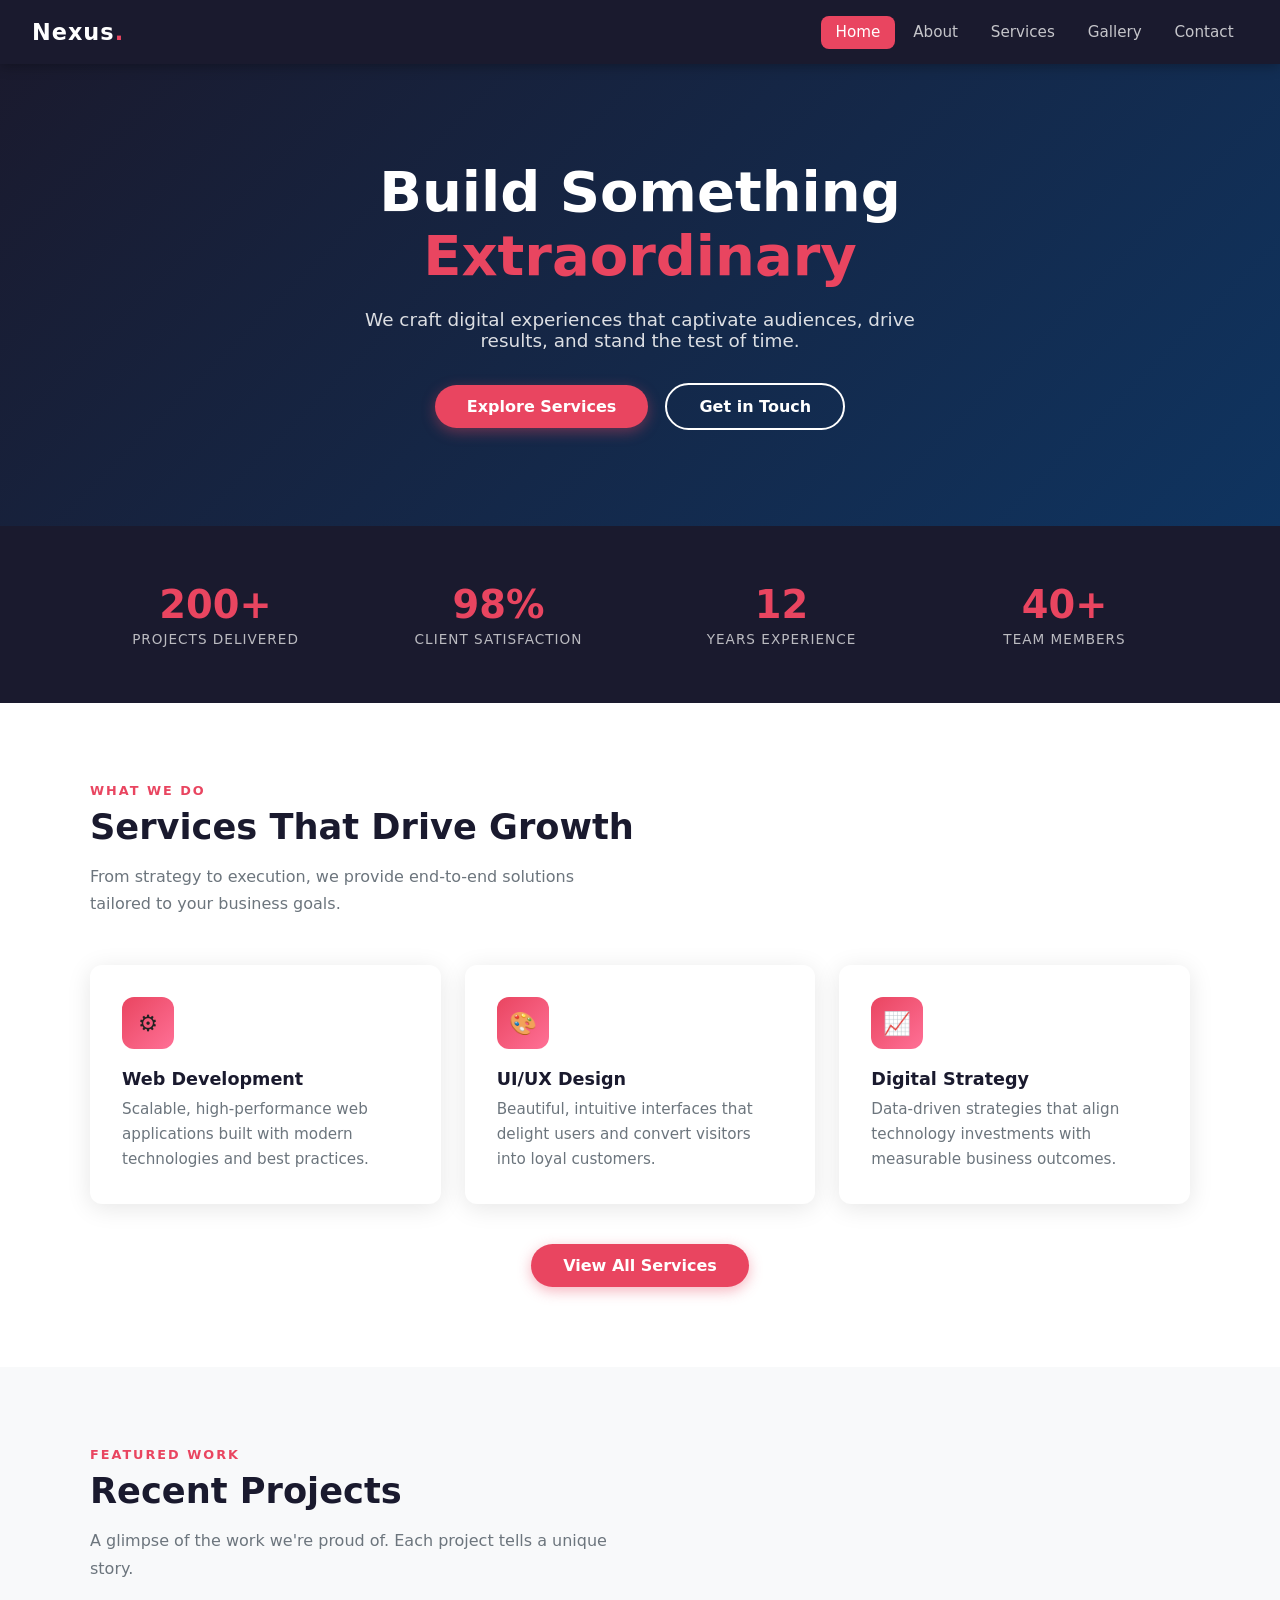
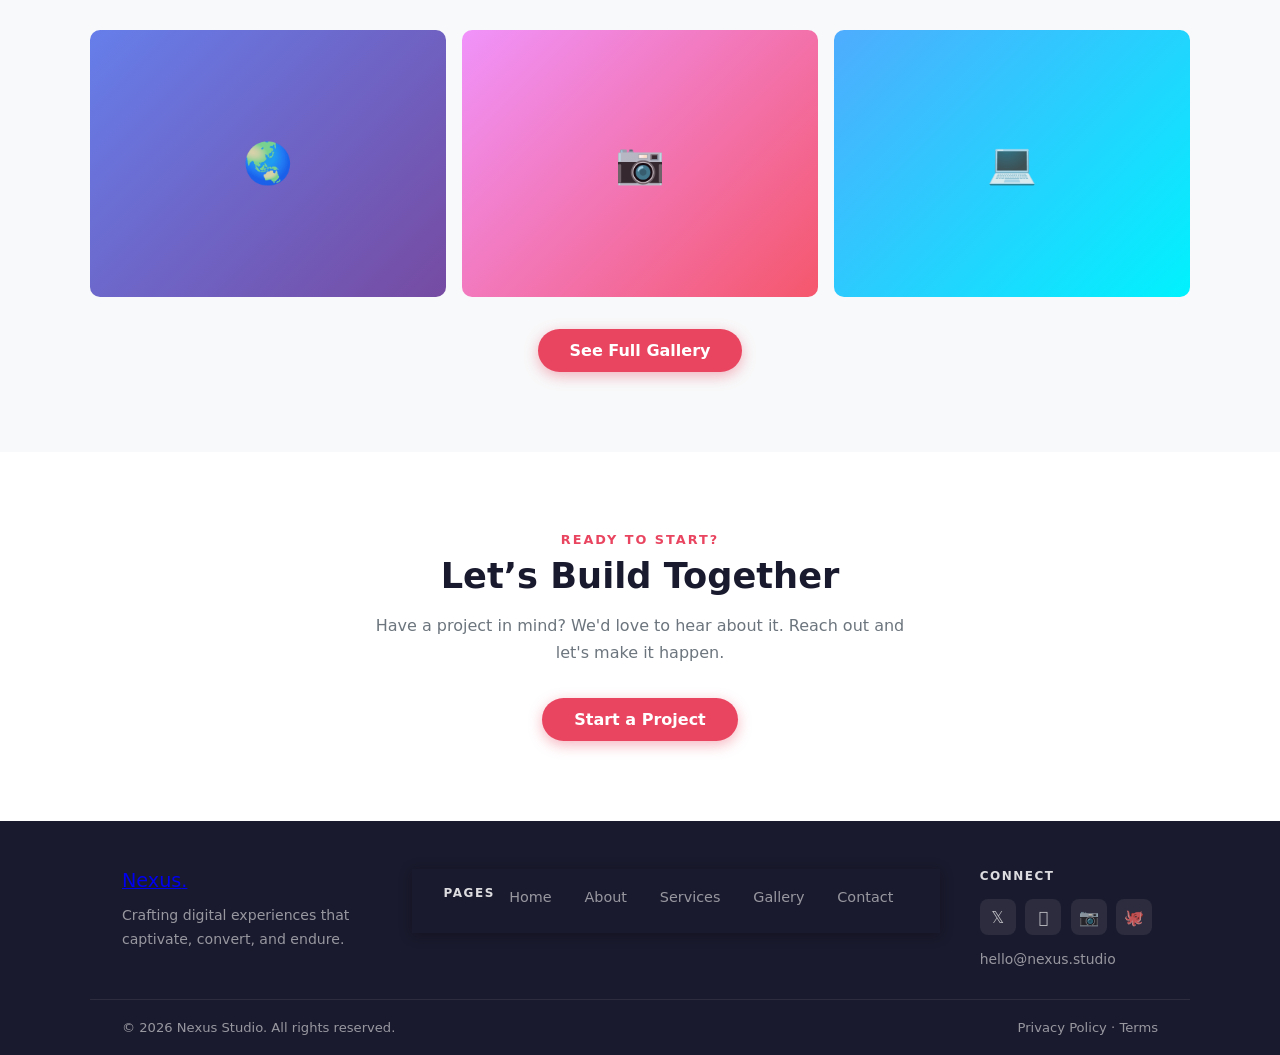
<file: index.html>
<!DOCTYPE html>
<html lang="en">
<head>
  <meta charset="UTF-8">
  <meta name="viewport" content="width=device-width, initial-scale=1.0">
  <title>Nexus Studio &mdash; Home</title>
  <link rel="stylesheet" href="styles.css">
</head>
<body>

<nav>
  <a href="index.html" class="logo">Nexus<span>.</span></a>
  <ul>
    <li><a href="index.html" class="active">Home</a></li>
    <li><a href="about.html">About</a></li>
    <li><a href="services.html">Services</a></li>
    <li><a href="gallery.html">Gallery</a></li>
    <li><a href="contact.html">Contact</a></li>
  </ul>
</nav>

<section class="hero">
  <h1>Build Something<br><em>Extraordinary</em></h1>
  <p>We craft digital experiences that captivate audiences, drive results, and stand the test of time.</p>
  <a href="services.html" class="btn">Explore Services</a>
  <a href="contact.html" class="btn btn-outline">Get in Touch</a>
</section>

<div class="stats">
  <div class="container">
    <div>
      <div class="stat-num">200+</div>
      <div class="stat-label">Projects Delivered</div>
    </div>
    <div>
      <div class="stat-num">98%</div>
      <div class="stat-label">Client Satisfaction</div>
    </div>
    <div>
      <div class="stat-num">12</div>
      <div class="stat-label">Years Experience</div>
    </div>
    <div>
      <div class="stat-num">40+</div>
      <div class="stat-label">Team Members</div>
    </div>
  </div>
</div>

<section class="section section-alt">
  <div class="container">
    <div class="section-label">What We Do</div>
    <h2 class="section-title">Services That Drive Growth</h2>
    <p class="section-sub">From strategy to execution, we provide end-to-end solutions tailored to your business goals.</p>
    <div class="grid-3">
      <div class="card">
        <div class="card-icon">&#9881;</div>
        <h3>Web Development</h3>
        <p>Scalable, high-performance web applications built with modern technologies and best practices.</p>
      </div>
      <div class="card">
        <div class="card-icon">&#127912;</div>
        <h3>UI/UX Design</h3>
        <p>Beautiful, intuitive interfaces that delight users and convert visitors into loyal customers.</p>
      </div>
      <div class="card">
        <div class="card-icon">&#128200;</div>
        <h3>Digital Strategy</h3>
        <p>Data-driven strategies that align technology investments with measurable business outcomes.</p>
      </div>
    </div>
    <div style="text-align:center;margin-top:2.5rem;">
      <a href="services.html" class="btn">View All Services</a>
    </div>
  </div>
</section>

<section class="section">
  <div class="container">
    <div class="section-label">Featured Work</div>
    <h2 class="section-title">Recent Projects</h2>
    <p class="section-sub">A glimpse of the work we're proud of. Each project tells a unique story.</p>
    <div class="gallery-grid" style="grid-template-columns: repeat(auto-fill, minmax(300px, 1fr));">
      <div class="gallery-item">
        <div class="placeholder" style="background:linear-gradient(135deg,#667eea,#764ba2);">&#127759;</div>
        <div class="overlay"><span>Global Reach Platform</span></div>
      </div>
      <div class="gallery-item">
        <div class="placeholder" style="background:linear-gradient(135deg,#f093fb,#f5576c);">&#128247;</div>
        <div class="overlay"><span>Brand Identity System</span></div>
      </div>
      <div class="gallery-item">
        <div class="placeholder" style="background:linear-gradient(135deg,#4facfe,#00f2fe);">&#128187;</div>
        <div class="overlay"><span>SaaS Dashboard</span></div>
      </div>
    </div>
    <div style="text-align:center;margin-top:2rem;">
      <a href="gallery.html" class="btn">See Full Gallery</a>
    </div>
  </div>
</section>

<section class="section section-alt" style="text-align:center;">
  <div class="container">
    <div class="section-label">Ready to Start?</div>
    <h2 class="section-title">Let&rsquo;s Build Together</h2>
    <p class="section-sub" style="margin:0 auto 2rem;">Have a project in mind? We'd love to hear about it. Reach out and let's make it happen.</p>
    <a href="contact.html" class="btn">Start a Project</a>
  </div>
</section>

<footer>
  <div class="footer-inner">
    <div class="footer-brand">
      <a href="index.html" class="logo" style="font-size:1.2rem;">Nexus<span>.</span></a>
      <p>Crafting digital experiences that<br>captivate, convert, and endure.</p>
    </div>
    <nav class="footer-nav">
      <h4>Pages</h4>
      <ul>
        <li><a href="index.html">Home</a></li>
        <li><a href="about.html">About</a></li>
        <li><a href="services.html">Services</a></li>
        <li><a href="gallery.html">Gallery</a></li>
        <li><a href="contact.html">Contact</a></li>
      </ul>
    </nav>
    <div class="footer-social">
      <h4>Connect</h4>
      <div class="social-links">
        <a href="#" class="social-link" aria-label="Twitter">&#120143;</a>
        <a href="#" class="social-link" aria-label="LinkedIn">&#120145;</a>
        <a href="#" class="social-link" aria-label="Instagram">&#128247;</a>
        <a href="#" class="social-link" aria-label="GitHub">&#128025;</a>
      </div>
      <p class="footer-contact"><a href="mailto:hello@nexus.studio">hello@nexus.studio</a></p>
    </div>
  </div>
  <div class="footer-bottom">
    <span>&copy; 2026 Nexus Studio. All rights reserved.</span>
    <span><a href="#">Privacy Policy</a> &middot; <a href="#">Terms</a></span>
  </div>
</footer>

</body>
</html>
</file>
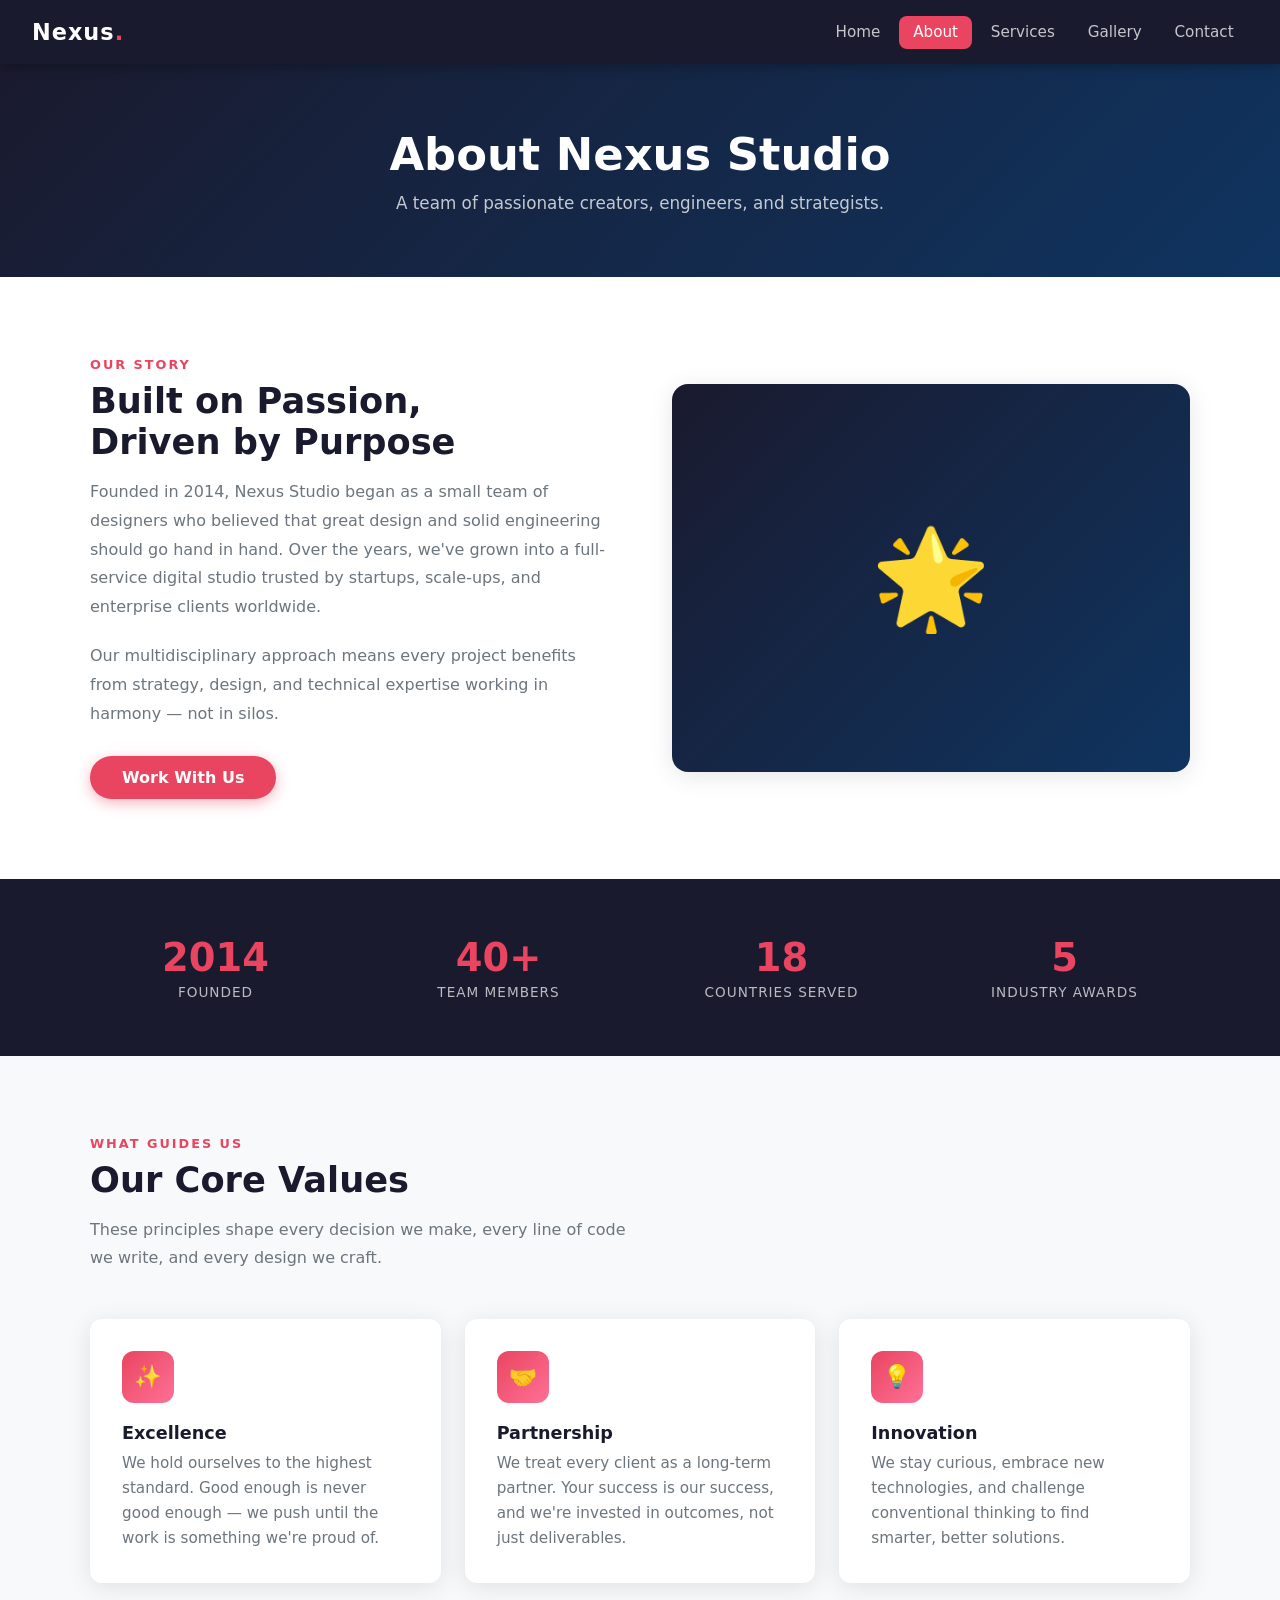
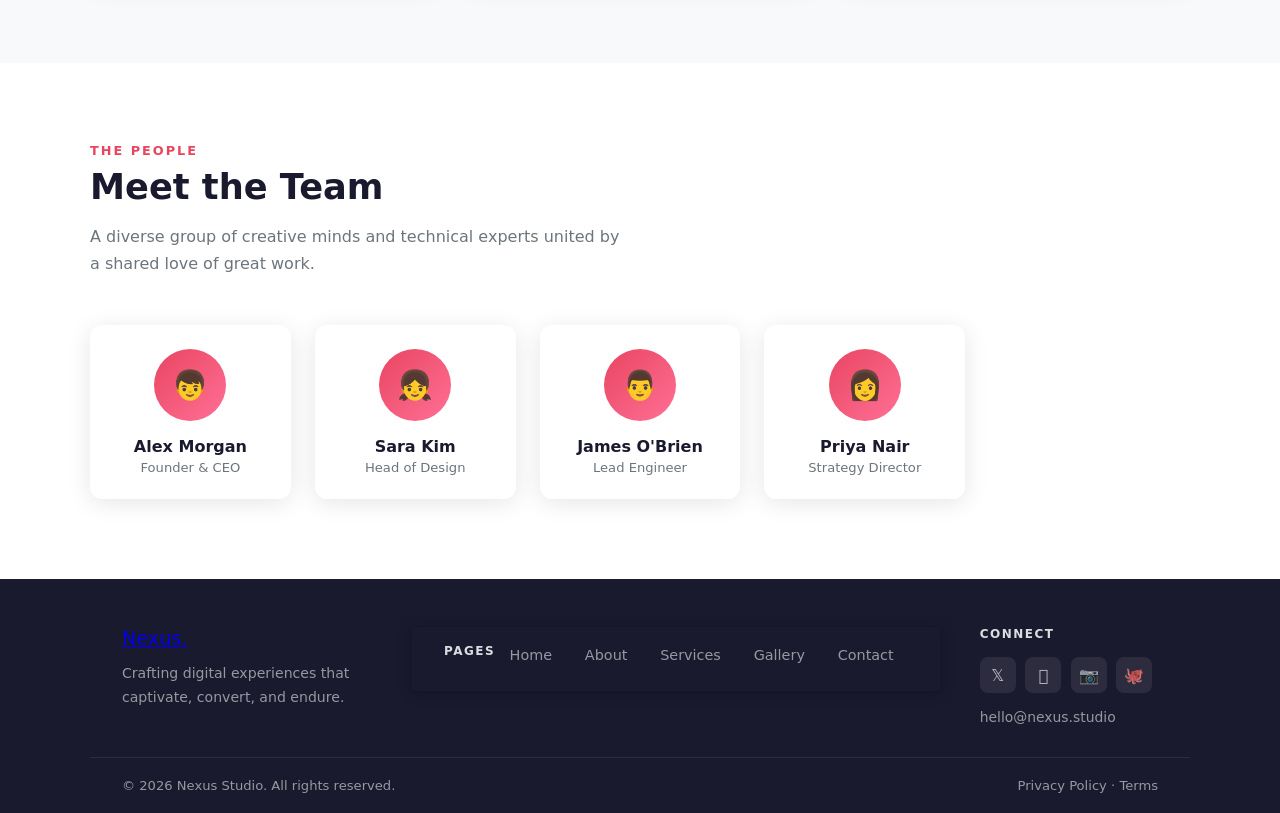
<file: about.html>
<!DOCTYPE html>
<html lang="en">
<head>
  <meta charset="UTF-8">
  <meta name="viewport" content="width=device-width, initial-scale=1.0">
  <title>Nexus Studio &mdash; About</title>
  <link rel="stylesheet" href="styles.css">
</head>
<body>

<nav>
  <a href="index.html" class="logo">Nexus<span>.</span></a>
  <ul>
    <li><a href="index.html">Home</a></li>
    <li><a href="about.html" class="active">About</a></li>
    <li><a href="services.html">Services</a></li>
    <li><a href="gallery.html">Gallery</a></li>
    <li><a href="contact.html">Contact</a></li>
  </ul>
</nav>

<div class="page-header">
  <h1>About Nexus Studio</h1>
  <p>A team of passionate creators, engineers, and strategists.</p>
</div>

<section class="section section-alt">
  <div class="container">
    <div class="about-grid">
      <div>
        <div class="section-label">Our Story</div>
        <h2 class="section-title">Built on Passion,<br>Driven by Purpose</h2>
        <p style="color:#6c757d;line-height:1.8;margin-bottom:1.25rem;">
          Founded in 2014, Nexus Studio began as a small team of designers who believed that great design and solid engineering should go hand in hand. Over the years, we've grown into a full-service digital studio trusted by startups, scale-ups, and enterprise clients worldwide.
        </p>
        <p style="color:#6c757d;line-height:1.8;margin-bottom:1.75rem;">
          Our multidisciplinary approach means every project benefits from strategy, design, and technical expertise working in harmony — not in silos.
        </p>
        <a href="contact.html" class="btn">Work With Us</a>
      </div>
      <div class="about-visual">&#127775;</div>
    </div>
  </div>
</section>

<div class="stats">
  <div class="container">
    <div>
      <div class="stat-num">2014</div>
      <div class="stat-label">Founded</div>
    </div>
    <div>
      <div class="stat-num">40+</div>
      <div class="stat-label">Team Members</div>
    </div>
    <div>
      <div class="stat-num">18</div>
      <div class="stat-label">Countries Served</div>
    </div>
    <div>
      <div class="stat-num">5</div>
      <div class="stat-label">Industry Awards</div>
    </div>
  </div>
</div>

<section class="section">
  <div class="container">
    <div class="section-label">What Guides Us</div>
    <h2 class="section-title">Our Core Values</h2>
    <p class="section-sub">These principles shape every decision we make, every line of code we write, and every design we craft.</p>
    <div class="grid-3">
      <div class="card">
        <div class="card-icon">&#10024;</div>
        <h3>Excellence</h3>
        <p>We hold ourselves to the highest standard. Good enough is never good enough — we push until the work is something we're proud of.</p>
      </div>
      <div class="card">
        <div class="card-icon">&#129309;</div>
        <h3>Partnership</h3>
        <p>We treat every client as a long-term partner. Your success is our success, and we're invested in outcomes, not just deliverables.</p>
      </div>
      <div class="card">
        <div class="card-icon">&#128161;</div>
        <h3>Innovation</h3>
        <p>We stay curious, embrace new technologies, and challenge conventional thinking to find smarter, better solutions.</p>
      </div>
    </div>
  </div>
</section>

<section class="section section-alt">
  <div class="container">
    <div class="section-label">The People</div>
    <h2 class="section-title">Meet the Team</h2>
    <p class="section-sub">A diverse group of creative minds and technical experts united by a shared love of great work.</p>
    <div class="team-grid">
      <div class="team-card">
        <div class="avatar">&#128102;</div>
        <h4>Alex Morgan</h4>
        <p>Founder &amp; CEO</p>
      </div>
      <div class="team-card">
        <div class="avatar">&#128103;</div>
        <h4>Sara Kim</h4>
        <p>Head of Design</p>
      </div>
      <div class="team-card">
        <div class="avatar">&#128104;</div>
        <h4>James O'Brien</h4>
        <p>Lead Engineer</p>
      </div>
      <div class="team-card">
        <div class="avatar">&#128105;</div>
        <h4>Priya Nair</h4>
        <p>Strategy Director</p>
      </div>
    </div>
  </div>
</section>

<footer>
  <div class="footer-inner">
    <div class="footer-brand">
      <a href="index.html" class="logo" style="font-size:1.2rem;">Nexus<span>.</span></a>
      <p>Crafting digital experiences that<br>captivate, convert, and endure.</p>
    </div>
    <nav class="footer-nav">
      <h4>Pages</h4>
      <ul>
        <li><a href="index.html">Home</a></li>
        <li><a href="about.html">About</a></li>
        <li><a href="services.html">Services</a></li>
        <li><a href="gallery.html">Gallery</a></li>
        <li><a href="contact.html">Contact</a></li>
      </ul>
    </nav>
    <div class="footer-social">
      <h4>Connect</h4>
      <div class="social-links">
        <a href="#" class="social-link" aria-label="Twitter">&#120143;</a>
        <a href="#" class="social-link" aria-label="LinkedIn">&#120145;</a>
        <a href="#" class="social-link" aria-label="Instagram">&#128247;</a>
        <a href="#" class="social-link" aria-label="GitHub">&#128025;</a>
      </div>
      <p class="footer-contact"><a href="mailto:hello@nexus.studio">hello@nexus.studio</a></p>
    </div>
  </div>
  <div class="footer-bottom">
    <span>&copy; 2026 Nexus Studio. All rights reserved.</span>
    <span><a href="#">Privacy Policy</a> &middot; <a href="#">Terms</a></span>
  </div>
</footer>

</body>
</html>
</file>
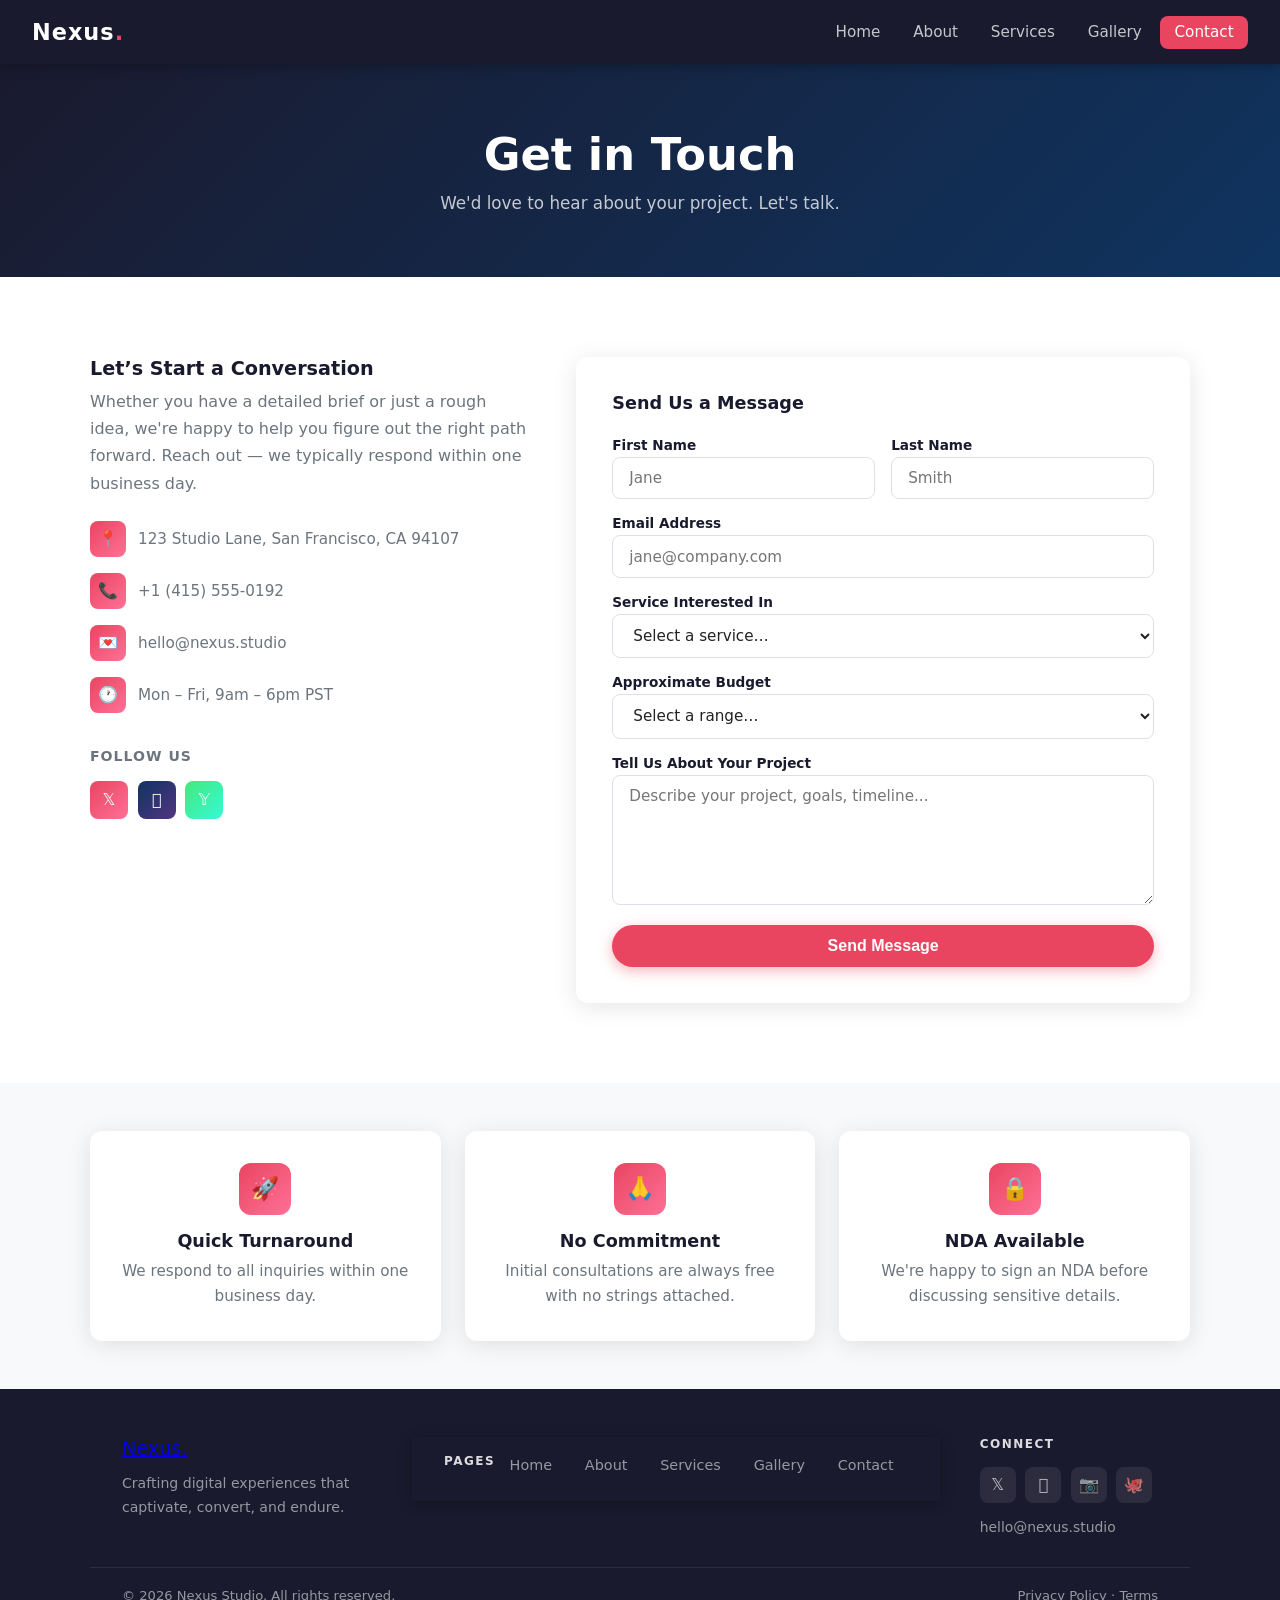
<file: contact.html>
<!DOCTYPE html>
<html lang="en">
<head>
  <meta charset="UTF-8">
  <meta name="viewport" content="width=device-width, initial-scale=1.0">
  <title>Nexus Studio &mdash; Contact</title>
  <link rel="stylesheet" href="styles.css">
</head>
<body>

<nav>
  <a href="index.html" class="logo">Nexus<span>.</span></a>
  <ul>
    <li><a href="index.html">Home</a></li>
    <li><a href="about.html">About</a></li>
    <li><a href="services.html">Services</a></li>
    <li><a href="gallery.html">Gallery</a></li>
    <li><a href="contact.html" class="active">Contact</a></li>
  </ul>
</nav>

<div class="page-header">
  <h1>Get in Touch</h1>
  <p>We'd love to hear about your project. Let's talk.</p>
</div>

<section class="section section-alt">
  <div class="container">
    <div class="contact-wrap">

      <div class="contact-info">
        <h3>Let&rsquo;s Start a Conversation</h3>
        <p>Whether you have a detailed brief or just a rough idea, we're happy to help you figure out the right path forward. Reach out — we typically respond within one business day.</p>

        <div class="contact-detail">
          <div class="icon">&#128205;</div>
          <span>123 Studio Lane, San Francisco, CA 94107</span>
        </div>
        <div class="contact-detail">
          <div class="icon">&#128222;</div>
          <span>+1 (415) 555-0192</span>
        </div>
        <div class="contact-detail">
          <div class="icon">&#128140;</div>
          <span>hello@nexus.studio</span>
        </div>
        <div class="contact-detail">
          <div class="icon">&#128336;</div>
          <span>Mon &ndash; Fri, 9am &ndash; 6pm PST</span>
        </div>

        <div style="margin-top:2rem;">
          <p style="color:#6c757d;font-size:0.88rem;margin-bottom:0.75rem;font-weight:600;letter-spacing:1px;text-transform:uppercase;">Follow Us</p>
          <div style="display:flex;gap:0.6rem;">
            <div style="width:38px;height:38px;border-radius:8px;background:linear-gradient(135deg,var(--accent),#ff7096);display:flex;align-items:center;justify-content:center;color:white;cursor:pointer;">&#120143;</div>
            <div style="width:38px;height:38px;border-radius:8px;background:linear-gradient(135deg,var(--accent2),#533483);display:flex;align-items:center;justify-content:center;color:white;cursor:pointer;">&#120145;</div>
            <div style="width:38px;height:38px;border-radius:8px;background:linear-gradient(135deg,#43e97b,#38f9d7);display:flex;align-items:center;justify-content:center;color:white;cursor:pointer;">&#120144;</div>
          </div>
        </div>
      </div>

      <div class="card" style="padding:2.25rem;">
        <h3 style="color:var(--primary);margin-bottom:1.5rem;font-size:1.1rem;">Send Us a Message</h3>
        <form onsubmit="handleSubmit(event)">
          <div class="form-row">
            <div>
              <label for="fname">First Name</label>
              <input type="text" id="fname" placeholder="Jane" required>
            </div>
            <div>
              <label for="lname">Last Name</label>
              <input type="text" id="lname" placeholder="Smith" required>
            </div>
          </div>
          <div>
            <label for="email">Email Address</label>
            <input type="email" id="email" placeholder="jane@company.com" required>
          </div>
          <div>
            <label for="service">Service Interested In</label>
            <select id="service">
              <option value="">Select a service&hellip;</option>
              <option>Web Development</option>
              <option>Mobile Application</option>
              <option>UI/UX Design</option>
              <option>Brand &amp; Identity</option>
              <option>SEO &amp; Analytics</option>
              <option>Other</option>
            </select>
          </div>
          <div>
            <label for="budget">Approximate Budget</label>
            <select id="budget">
              <option value="">Select a range&hellip;</option>
              <option>Under $5,000</option>
              <option>$5,000 &ndash; $15,000</option>
              <option>$15,000 &ndash; $50,000</option>
              <option>$50,000+</option>
            </select>
          </div>
          <div>
            <label for="message">Tell Us About Your Project</label>
            <textarea id="message" placeholder="Describe your project, goals, timeline..." required></textarea>
          </div>
          <button type="submit" class="btn" style="border:none;cursor:pointer;width:100%;font-size:1rem;">Send Message</button>
        </form>
        <div id="success" style="display:none;text-align:center;padding:1.5rem;background:#d1fae5;border-radius:8px;color:#065f46;font-weight:600;margin-top:1rem;">
          &#10003; Message sent! We'll be in touch soon.
        </div>
      </div>

    </div>
  </div>
</section>

<section class="section" style="padding:3rem 2rem;">
  <div class="container">
    <div class="grid-3">
      <div class="card" style="text-align:center;">
        <div class="card-icon" style="margin:0 auto 1rem;">&#128640;</div>
        <h3>Quick Turnaround</h3>
        <p>We respond to all inquiries within one business day.</p>
      </div>
      <div class="card" style="text-align:center;">
        <div class="card-icon" style="margin:0 auto 1rem;">&#128591;</div>
        <h3>No Commitment</h3>
        <p>Initial consultations are always free with no strings attached.</p>
      </div>
      <div class="card" style="text-align:center;">
        <div class="card-icon" style="margin:0 auto 1rem;">&#128274;</div>
        <h3>NDA Available</h3>
        <p>We're happy to sign an NDA before discussing sensitive details.</p>
      </div>
    </div>
  </div>
</section>

<footer>
  <div class="footer-inner">
    <div class="footer-brand">
      <a href="index.html" class="logo" style="font-size:1.2rem;">Nexus<span>.</span></a>
      <p>Crafting digital experiences that<br>captivate, convert, and endure.</p>
    </div>
    <nav class="footer-nav">
      <h4>Pages</h4>
      <ul>
        <li><a href="index.html">Home</a></li>
        <li><a href="about.html">About</a></li>
        <li><a href="services.html">Services</a></li>
        <li><a href="gallery.html">Gallery</a></li>
        <li><a href="contact.html">Contact</a></li>
      </ul>
    </nav>
    <div class="footer-social">
      <h4>Connect</h4>
      <div class="social-links">
        <a href="#" class="social-link" aria-label="Twitter">&#120143;</a>
        <a href="#" class="social-link" aria-label="LinkedIn">&#120145;</a>
        <a href="#" class="social-link" aria-label="Instagram">&#128247;</a>
        <a href="#" class="social-link" aria-label="GitHub">&#128025;</a>
      </div>
      <p class="footer-contact"><a href="mailto:hello@nexus.studio">hello@nexus.studio</a></p>
    </div>
  </div>
  <div class="footer-bottom">
    <span>&copy; 2026 Nexus Studio. All rights reserved.</span>
    <span><a href="#">Privacy Policy</a> &middot; <a href="#">Terms</a></span>
  </div>
</footer>

<script>
function handleSubmit(e) {
  e.preventDefault();
  e.target.style.display = 'none';
  document.getElementById('success').style.display = 'block';
}
</script>

</body>
</html>
</file>
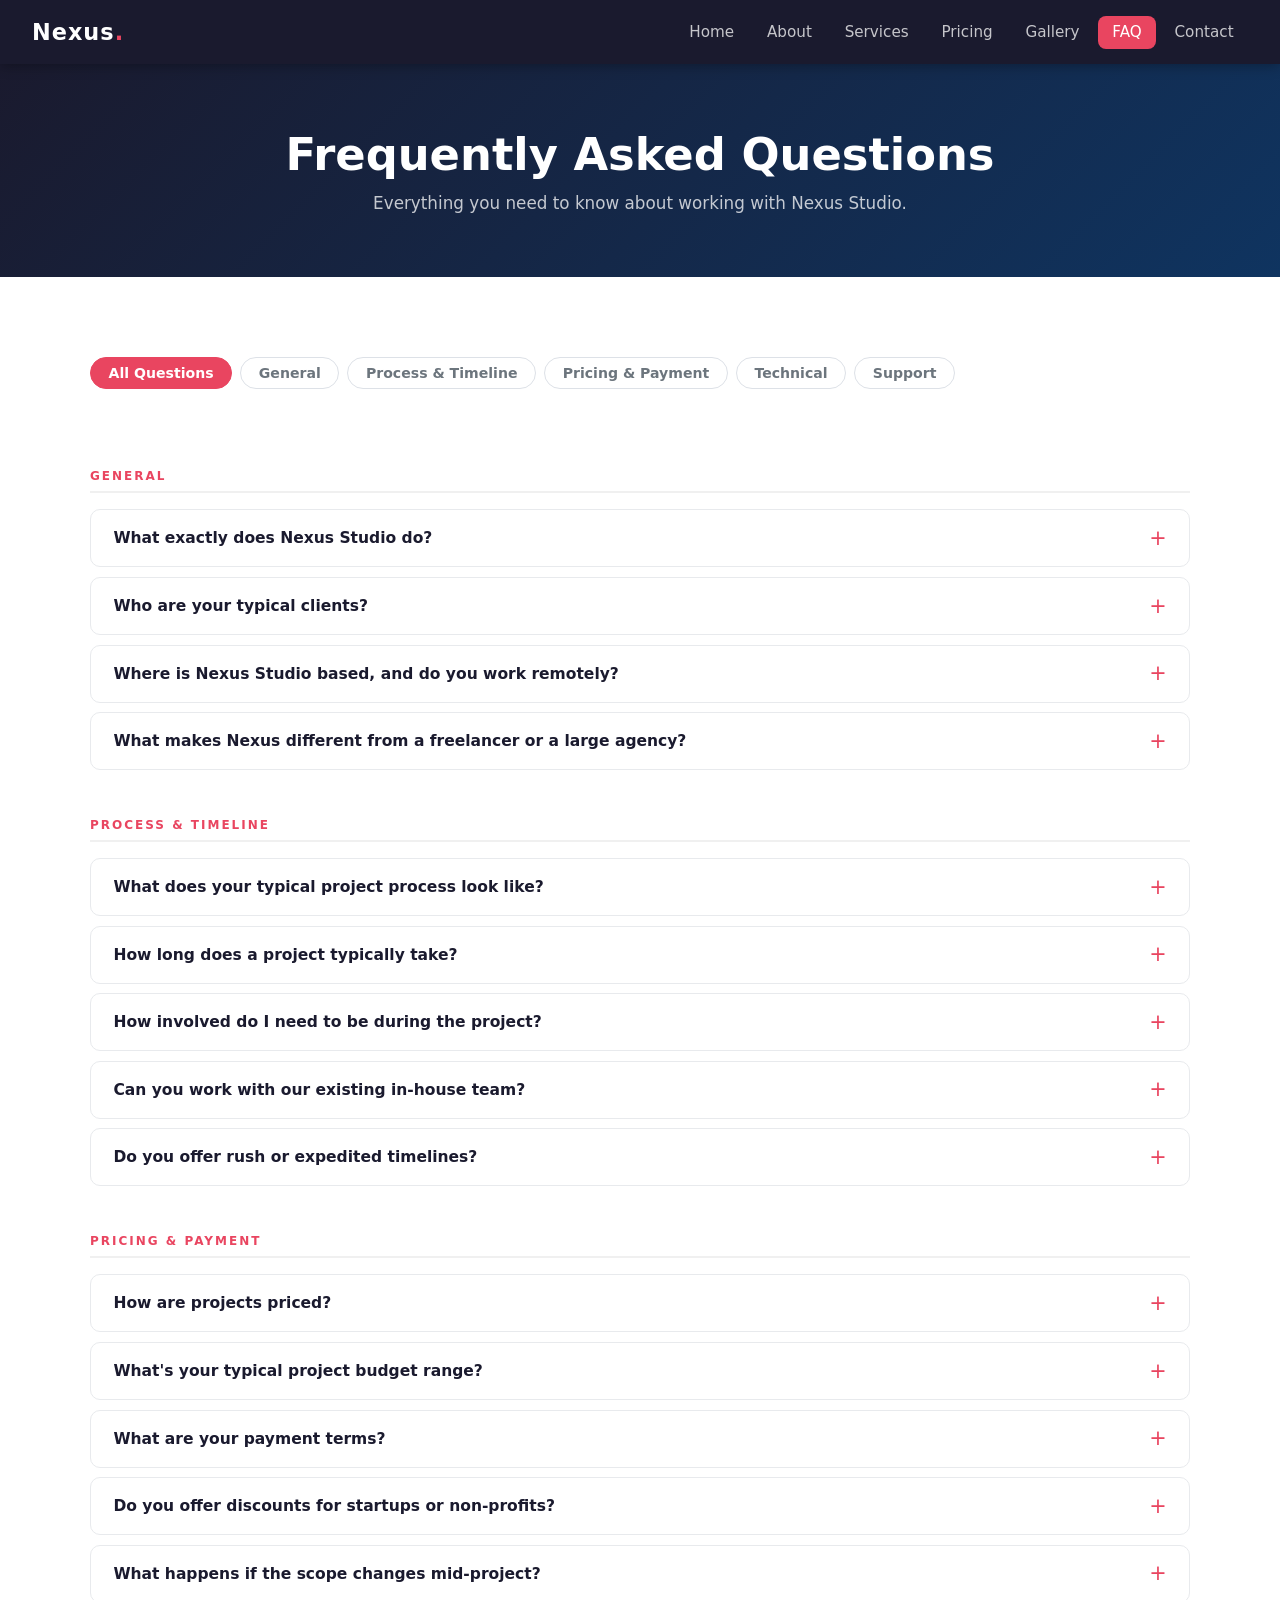
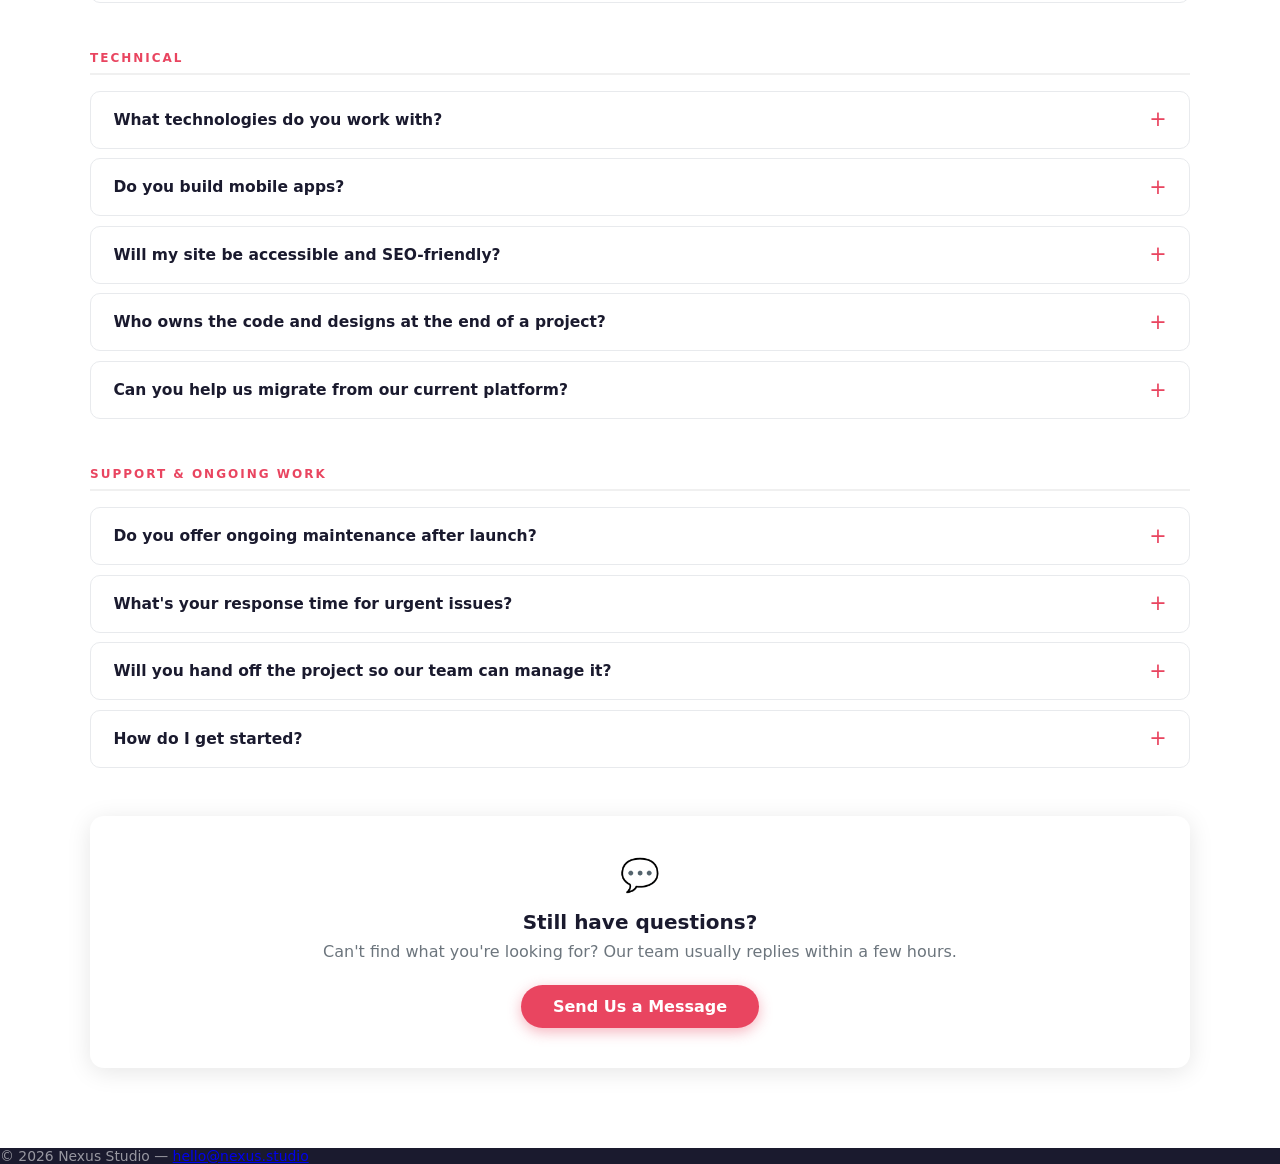
<file: faq.html>
<!DOCTYPE html>
<html lang="en">
<head>
  <meta charset="UTF-8">
  <meta name="viewport" content="width=device-width, initial-scale=1.0">
  <title>Nexus Studio &mdash; FAQ</title>
  <link rel="stylesheet" href="styles.css">
</head>
<body>

<nav>
  <a href="index.html" class="logo">Nexus<span>.</span></a>
  <ul>
    <li><a href="index.html">Home</a></li>
    <li><a href="about.html">About</a></li>
    <li><a href="services.html">Services</a></li>
    <li><a href="pricing.html">Pricing</a></li>
    <li><a href="gallery.html">Gallery</a></li>
    <li><a href="faq.html" class="active">FAQ</a></li>
    <li><a href="contact.html">Contact</a></li>
  </ul>
</nav>

<div class="page-header">
  <h1>Frequently Asked Questions</h1>
  <p>Everything you need to know about working with Nexus Studio.</p>
</div>

<!-- Quick-filter tabs -->
<section class="section section-alt" style="padding-bottom:0;">
  <div class="container">
    <div class="faq-categories">
      <button class="faq-tab active" data-group="all">All Questions</button>
      <button class="faq-tab" data-group="general">General</button>
      <button class="faq-tab" data-group="process">Process &amp; Timeline</button>
      <button class="faq-tab" data-group="pricing">Pricing &amp; Payment</button>
      <button class="faq-tab" data-group="technical">Technical</button>
      <button class="faq-tab" data-group="support">Support</button>
    </div>
  </div>
</section>

<section class="section section-alt" style="padding-top:2rem;">
  <div class="container">

    <!-- General -->
    <div class="faq-group" data-group="general">
      <div class="faq-group-title">General</div>

      <details class="faq-item">
        <summary>What exactly does Nexus Studio do?</summary>
        <div class="faq-answer">
          <p>Nexus Studio is a full-service digital studio specialising in web development, UI/UX design, brand identity, and digital strategy. We partner with startups, growing businesses, and enterprise organisations to bring ambitious digital products to life.</p>
          <p>From a single landing page to a complex SaaS platform, we handle the full journey — discovery, design, engineering, launch, and ongoing support.</p>
        </div>
      </details>

      <details class="faq-item">
        <summary>Who are your typical clients?</summary>
        <div class="faq-answer">
          <p>Our clients range from early-stage startups seeking their first product to established companies looking to modernise legacy systems. We've worked across industries including fintech, health tech, e-commerce, education, media, and enterprise SaaS.</p>
          <p>What they share in common: they care deeply about quality, user experience, and long-term outcomes — not just shipping fast.</p>
        </div>
      </details>

      <details class="faq-item">
        <summary>Where is Nexus Studio based, and do you work remotely?</summary>
        <div class="faq-answer">
          <p>Our headquarters are in San Francisco, with team members distributed across Europe and Asia. We work with clients worldwide and are fully set up for remote collaboration — async communication, video standups, shared project boards, and documented everything.</p>
          <p>If you prefer in-person engagement, we can arrange on-site workshops and strategy sessions for clients in the Bay Area.</p>
        </div>
      </details>

      <details class="faq-item">
        <summary>What makes Nexus different from a freelancer or a large agency?</summary>
        <div class="faq-answer">
          <p>Freelancers offer flexibility but limited capacity and breadth. Large agencies bring resources but often slow communication, rotating teams, and padded invoices. Nexus sits in the sweet spot: a dedicated, senior team that's small enough to genuinely care, large enough to tackle complex projects end-to-end.</p>
          <p>You always work with the actual people doing the work — no account manager relay race.</p>
        </div>
      </details>
    </div>

    <!-- Process & Timeline -->
    <div class="faq-group" data-group="process">
      <div class="faq-group-title">Process &amp; Timeline</div>

      <details class="faq-item">
        <summary>What does your typical project process look like?</summary>
        <div class="faq-answer">
          <p>Every project follows our four-phase process:</p>
          <p><strong>1. Discovery</strong> — We dig into your goals, users, and constraints. This typically takes 1&ndash;2 weeks and results in a scoped project brief and technical architecture outline.</p>
          <p><strong>2. Design</strong> — Wireframes, then high-fidelity UI designs, reviewed and iterated with you until they're right.</p>
          <p><strong>3. Build</strong> — Engineering sprints with weekly demos so you always know where things stand.</p>
          <p><strong>4. Launch &amp; Handoff</strong> — QA, deployment, documentation, and a handoff session so your team is fully empowered.</p>
        </div>
      </details>

      <details class="faq-item">
        <summary>How long does a project typically take?</summary>
        <div class="faq-answer">
          <p>It depends on scope. A focused marketing site or redesign typically runs 4&ndash;8 weeks. A full product build (design system + web app + integrations) is usually 12&ndash;24 weeks.</p>
          <p>We'll give you a realistic estimate during the discovery phase — one that accounts for review cycles, not just production time. We don't make promises we can't keep.</p>
        </div>
      </details>

      <details class="faq-item">
        <summary>How involved do I need to be during the project?</summary>
        <div class="faq-answer">
          <p>We ask for a dedicated point of contact on your side who can review deliverables and make decisions. In practice, this is usually 2&ndash;4 hours per week for most clients — primarily attending demos, giving feedback, and approving milestones.</p>
          <p>We handle the heavy lifting; we just need you engaged enough so the output actually reflects your vision.</p>
        </div>
      </details>

      <details class="faq-item">
        <summary>Can you work with our existing in-house team?</summary>
        <div class="faq-answer">
          <p>Absolutely. We frequently collaborate alongside in-house engineers, designers, and product managers. We're flexible about where we plug in — leading a workstream, augmenting capacity, or acting as a technical advisor and reviewer.</p>
          <p>We're respectful of existing team dynamics and do our best to integrate, not disrupt.</p>
        </div>
      </details>

      <details class="faq-item">
        <summary>Do you offer rush or expedited timelines?</summary>
        <div class="faq-answer">
          <p>In some cases, yes. Rush work is possible when our schedule allows and the scope is well-defined. Expedited timelines typically carry a surcharge of 20&ndash;40% depending on how compressed the timeline is.</p>
          <p>Contact us early — the sooner we know about a deadline, the better we can plan for it.</p>
        </div>
      </details>
    </div>

    <!-- Pricing & Payment -->
    <div class="faq-group" data-group="pricing">
      <div class="faq-group-title">Pricing &amp; Payment</div>

      <details class="faq-item">
        <summary>How are projects priced?</summary>
        <div class="faq-answer">
          <p>We offer two main models:</p>
          <p><strong>Fixed-scope:</strong> A defined price for a defined deliverable. Best for projects with clear requirements and limited change risk.</p>
          <p><strong>Time &amp; materials:</strong> A monthly retainer or hourly rate. Best for iterative product work, ongoing development, or exploratory projects where scope evolves.</p>
          <p>We'll recommend the right model for your situation during the scoping call.</p>
        </div>
      </details>

      <details class="faq-item">
        <summary>What's your typical project budget range?</summary>
        <div class="faq-answer">
          <p>Our projects typically start at <strong>$15,000</strong> for focused engagements (a landing page, a brand refresh, a single feature). Full product builds usually range from <strong>$50,000 to $250,000+</strong> depending on complexity.</p>
          <p>We're transparent about this upfront because we'd rather have an honest conversation early than waste your time.</p>
        </div>
      </details>

      <details class="faq-item">
        <summary>What are your payment terms?</summary>
        <div class="faq-answer">
          <p>For fixed-scope projects: 40% upfront, 30% at the midpoint milestone, and 30% on delivery.</p>
          <p>For retainers: invoiced monthly in advance, net 14 days.</p>
          <p>We accept wire transfer, ACH, and major credit cards. Larger contracts can be structured with custom payment schedules.</p>
        </div>
      </details>

      <details class="faq-item">
        <summary>Do you offer discounts for startups or non-profits?</summary>
        <div class="faq-answer">
          <p>We have a small number of reduced-rate spots each year for early-stage startups and non-profit organisations whose missions we believe in. These are competitive — reach out through our <a href="contact.html">contact page</a> and tell us about your work.</p>
          <p>We also offer equity arrangements on a case-by-case basis for pre-revenue startups.</p>
        </div>
      </details>

      <details class="faq-item">
        <summary>What happens if the scope changes mid-project?</summary>
        <div class="faq-answer">
          <p>Scope changes happen — we expect them. When they do, we raise a change order that outlines the additional work, cost, and any timeline impact. You decide whether to proceed.</p>
          <p>We track scope carefully and flag drift early, so there are never surprises on the final invoice.</p>
        </div>
      </details>
    </div>

    <!-- Technical -->
    <div class="faq-group" data-group="technical">
      <div class="faq-group-title">Technical</div>

      <details class="faq-item">
        <summary>What technologies do you work with?</summary>
        <div class="faq-answer">
          <p>Our frontend stack is primarily <strong>React</strong> (with Next.js for server-rendered or static sites) and <strong>TypeScript</strong>. For design systems we use Figma. On the backend, we're comfortable with Node.js, Python, Go, and PostgreSQL/MongoDB depending on the use case.</p>
          <p>We also have deep experience with headless CMS platforms (Contentful, Sanity, Strapi), cloud infrastructure (AWS, GCP, Vercel), and third-party integrations (Stripe, Twilio, HubSpot, and many more).</p>
        </div>
      </details>

      <details class="faq-item">
        <summary>Do you build mobile apps?</summary>
        <div class="faq-answer">
          <p>We build <strong>cross-platform mobile apps</strong> using React Native, which allows us to ship on iOS and Android from a shared codebase. For projects that require native-only performance or platform-specific APIs, we partner with specialist native developers.</p>
          <p>We'll always be upfront about which approach is right for your product.</p>
        </div>
      </details>

      <details class="faq-item">
        <summary>Will my site be accessible and SEO-friendly?</summary>
        <div class="faq-answer">
          <p>Yes, both are non-negotiable for us. We build to <strong>WCAG 2.1 AA</strong> accessibility standards as a baseline and conduct accessibility audits before launch. Our sites are semantic HTML-first, which is also the foundation of good SEO.</p>
          <p>For clients on growth-stage products, we offer dedicated SEO audits and technical SEO implementation as an add-on service.</p>
        </div>
      </details>

      <details class="faq-item">
        <summary>Who owns the code and designs at the end of a project?</summary>
        <div class="faq-answer">
          <p>You do. Upon final payment, full ownership of all source code, design files, and assets transfers to you with no strings attached. We retain the right to reference the work in our portfolio unless you request otherwise under an NDA.</p>
        </div>
      </details>

      <details class="faq-item">
        <summary>Can you help us migrate from our current platform?</summary>
        <div class="faq-answer">
          <p>Yes. Migrations are a significant part of our work — from legacy WordPress sites to custom CMSes, from monolith backends to microservices, from one cloud provider to another. We always start with a thorough audit and migration plan before touching production systems.</p>
        </div>
      </details>
    </div>

    <!-- Support -->
    <div class="faq-group" data-group="support">
      <div class="faq-group-title">Support &amp; Ongoing Work</div>

      <details class="faq-item">
        <summary>Do you offer ongoing maintenance after launch?</summary>
        <div class="faq-answer">
          <p>Yes. We offer monthly retainer packages for ongoing maintenance, monitoring, and iterative improvements. Plans start at a few hours per month for simple sites and scale up to dedicated development capacity for active products.</p>
          <p>See our <a href="pricing.html">Pricing page</a> for details on our support tiers.</p>
        </div>
      </details>

      <details class="faq-item">
        <summary>What's your response time for urgent issues?</summary>
        <div class="faq-answer">
          <p>For clients on a support retainer, we guarantee a <strong>4-hour response</strong> for critical issues during business hours (9am&ndash;6pm Pacific, Mon&ndash;Fri). Our Priority support tier includes 24/7 incident response with a 1-hour SLA for P0 outages.</p>
          <p>For clients without a retainer, we do our best to respond quickly but cannot guarantee specific SLAs.</p>
        </div>
      </details>

      <details class="faq-item">
        <summary>Will you hand off the project so our team can manage it?</summary>
        <div class="faq-answer">
          <p>Absolutely — a complete handoff is standard in every engagement. This includes a documented codebase, a recorded walkthrough, runbooks for common operations, and a live Q&amp;A session with your team.</p>
          <p>We want you to feel confident owning and evolving the product independently, even if you choose to continue working with us too.</p>
        </div>
      </details>

      <details class="faq-item">
        <summary>How do I get started?</summary>
        <div class="faq-answer">
          <p>The easiest way is to fill out our <a href="contact.html">contact form</a> with a brief description of your project. We'll review it within one business day and schedule a free 30-minute discovery call to learn more and see if we're a good fit.</p>
          <p>No pitch decks, no pressure — just a straightforward conversation.</p>
        </div>
      </details>
    </div>

    <!-- Still have questions -->
    <div style="background:var(--white);border-radius:14px;padding:2.5rem;box-shadow:var(--shadow);text-align:center;margin-top:1rem;">
      <div style="font-size:2rem;margin-bottom:1rem;">&#128172;</div>
      <h3 style="font-size:1.25rem;color:var(--primary);margin-bottom:0.5rem;">Still have questions?</h3>
      <p style="color:var(--muted);margin-bottom:1.5rem;">Can't find what you're looking for? Our team usually replies within a few hours.</p>
      <a href="contact.html" class="btn">Send Us a Message</a>
    </div>

  </div>
</section>

<footer>
  &copy; 2026 Nexus Studio &mdash; <a href="contact.html">hello@nexus.studio</a>
</footer>

<script>
  // Category filter tabs
  const tabs = document.querySelectorAll('.faq-tab');
  const groups = document.querySelectorAll('.faq-group');

  tabs.forEach(tab => {
    tab.addEventListener('click', () => {
      tabs.forEach(t => t.classList.remove('active'));
      tab.classList.add('active');

      const target = tab.dataset.group;

      groups.forEach(group => {
        if (target === 'all' || group.dataset.group === target) {
          group.style.display = '';
        } else {
          group.style.display = 'none';
        }
      });
    });
  });
</script>

</body>
</html>
</file>
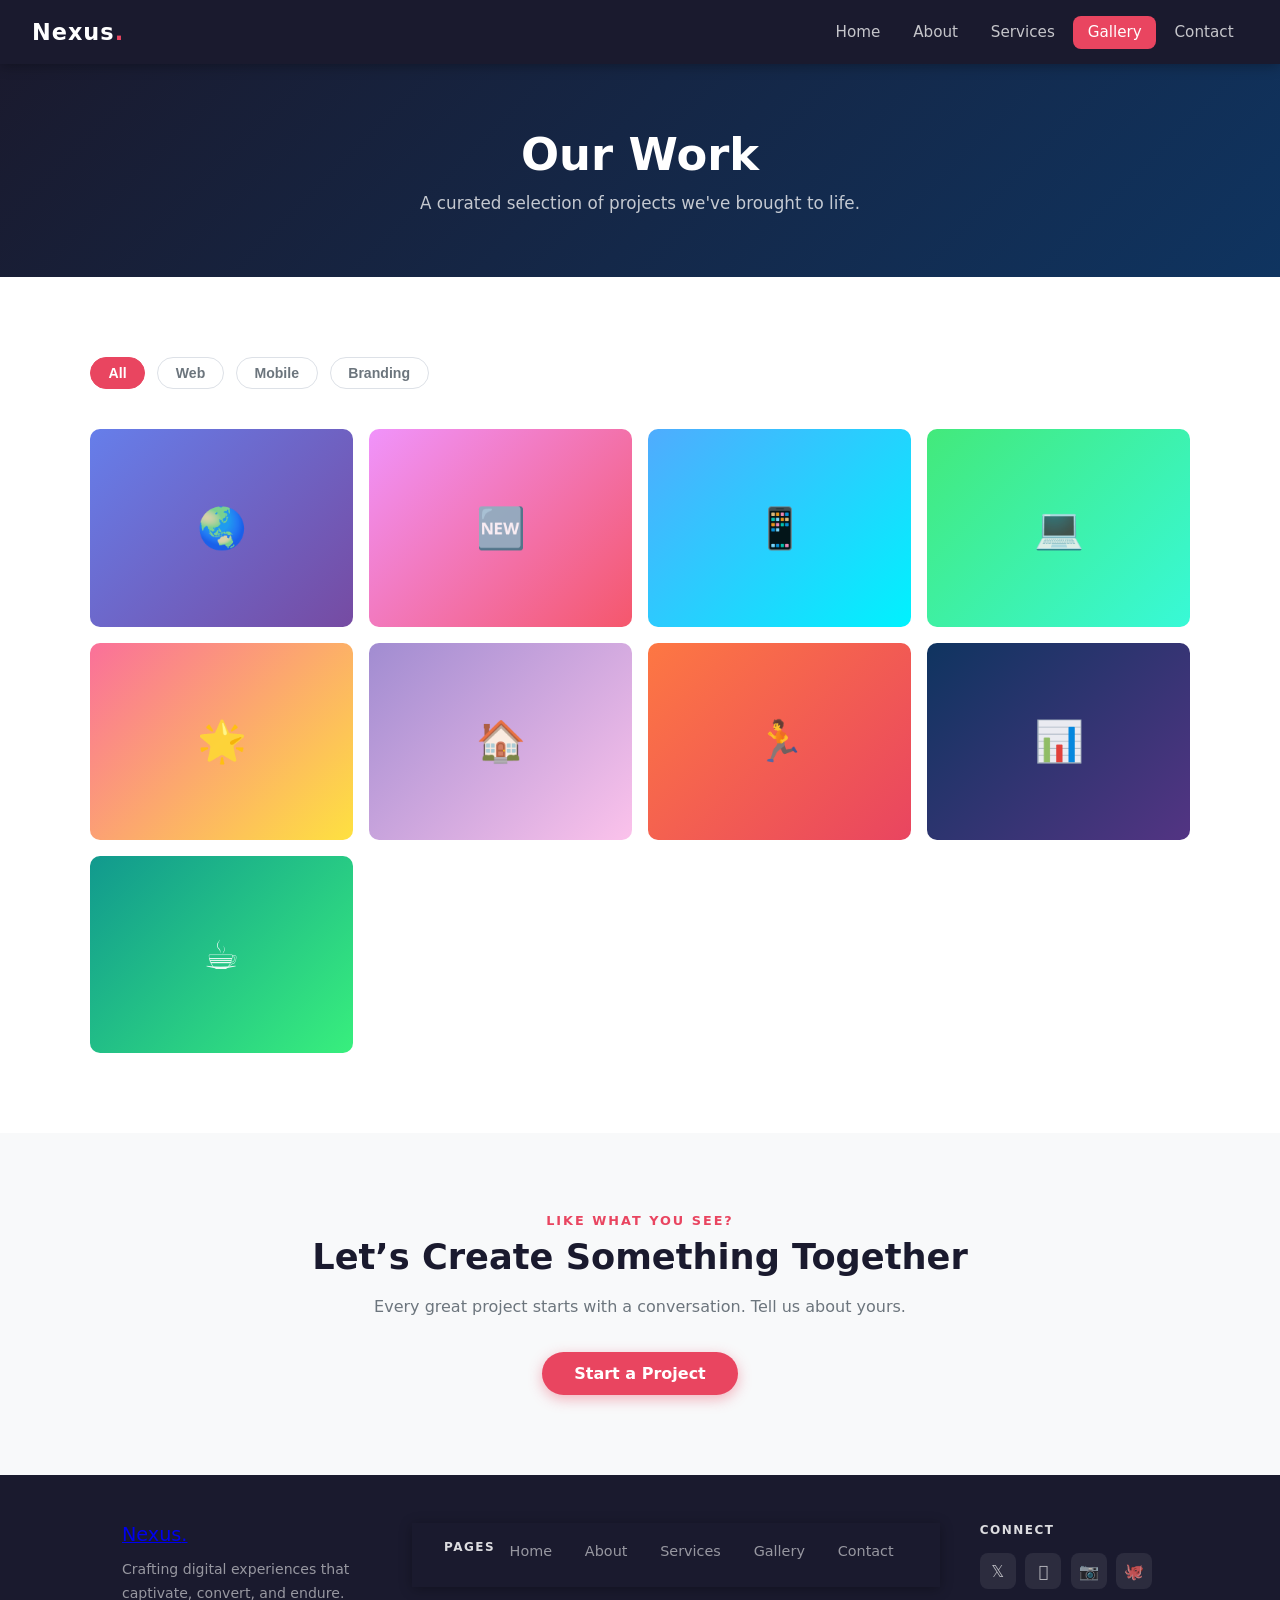
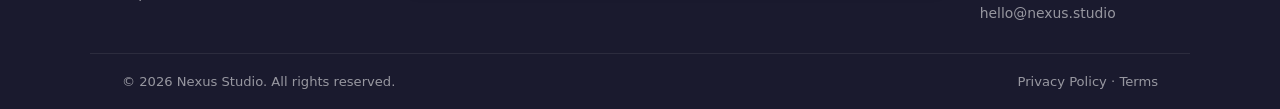
<file: gallery.html>
<!DOCTYPE html>
<html lang="en">
<head>
  <meta charset="UTF-8">
  <meta name="viewport" content="width=device-width, initial-scale=1.0">
  <title>Nexus Studio &mdash; Gallery</title>
  <link rel="stylesheet" href="styles.css">
</head>
<body>

<nav>
  <a href="index.html" class="logo">Nexus<span>.</span></a>
  <ul>
    <li><a href="index.html">Home</a></li>
    <li><a href="about.html">About</a></li>
    <li><a href="services.html">Services</a></li>
    <li><a href="gallery.html" class="active">Gallery</a></li>
    <li><a href="contact.html">Contact</a></li>
  </ul>
</nav>

<div class="page-header">
  <h1>Our Work</h1>
  <p>A curated selection of projects we've brought to life.</p>
</div>

<section class="section section-alt">
  <div class="container">
    <div style="display:flex;gap:0.75rem;flex-wrap:wrap;margin-bottom:2.5rem;">
      <button onclick="filter(this,'all')" class="filter-btn active-filter">All</button>
      <button onclick="filter(this,'web')" class="filter-btn">Web</button>
      <button onclick="filter(this,'mobile')" class="filter-btn">Mobile</button>
      <button onclick="filter(this,'brand')" class="filter-btn">Branding</button>
    </div>

    <div class="gallery-grid" id="gallery">

      <div class="gallery-item" data-cat="web">
        <div class="placeholder" style="background:linear-gradient(135deg,#667eea,#764ba2);">&#127759;</div>
        <div class="overlay"><span>Global Reach &mdash; Web Platform</span></div>
      </div>

      <div class="gallery-item" data-cat="brand">
        <div class="placeholder" style="background:linear-gradient(135deg,#f093fb,#f5576c);">&#127381;</div>
        <div class="overlay"><span>Bloom Co &mdash; Brand Identity</span></div>
      </div>

      <div class="gallery-item" data-cat="mobile">
        <div class="placeholder" style="background:linear-gradient(135deg,#4facfe,#00f2fe);">&#128241;</div>
        <div class="overlay"><span>FlowApp &mdash; iOS &amp; Android</span></div>
      </div>

      <div class="gallery-item" data-cat="web">
        <div class="placeholder" style="background:linear-gradient(135deg,#43e97b,#38f9d7);">&#128187;</div>
        <div class="overlay"><span>Verdant &mdash; SaaS Dashboard</span></div>
      </div>

      <div class="gallery-item" data-cat="brand">
        <div class="placeholder" style="background:linear-gradient(135deg,#fa709a,#fee140);">&#127775;</div>
        <div class="overlay"><span>Stellarise &mdash; Visual System</span></div>
      </div>

      <div class="gallery-item" data-cat="web">
        <div class="placeholder" style="background:linear-gradient(135deg,#a18cd1,#fbc2eb);">&#127968;</div>
        <div class="overlay"><span>Nook &mdash; Real Estate Portal</span></div>
      </div>

      <div class="gallery-item" data-cat="mobile">
        <div class="placeholder" style="background:linear-gradient(135deg,#fd7743,#e94560);">&#127939;</div>
        <div class="overlay"><span>Pace &mdash; Fitness Tracker</span></div>
      </div>

      <div class="gallery-item" data-cat="web">
        <div class="placeholder" style="background:linear-gradient(135deg,#0f3460,#533483);">&#128202;</div>
        <div class="overlay"><span>Axiom &mdash; Analytics Suite</span></div>
      </div>

      <div class="gallery-item" data-cat="brand">
        <div class="placeholder" style="background:linear-gradient(135deg,#11998e,#38ef7d);">&#9749;</div>
        <div class="overlay"><span>Folio &mdash; Coffee Brand</span></div>
      </div>

    </div>
  </div>
</section>

<section class="section" style="text-align:center;">
  <div class="container">
    <div class="section-label">Like What You See?</div>
    <h2 class="section-title">Let&rsquo;s Create Something Together</h2>
    <p class="section-sub" style="margin:0 auto 2rem;">Every great project starts with a conversation. Tell us about yours.</p>
    <a href="contact.html" class="btn">Start a Project</a>
  </div>
</section>

<footer>
  <div class="footer-inner">
    <div class="footer-brand">
      <a href="index.html" class="logo" style="font-size:1.2rem;">Nexus<span>.</span></a>
      <p>Crafting digital experiences that<br>captivate, convert, and endure.</p>
    </div>
    <nav class="footer-nav">
      <h4>Pages</h4>
      <ul>
        <li><a href="index.html">Home</a></li>
        <li><a href="about.html">About</a></li>
        <li><a href="services.html">Services</a></li>
        <li><a href="gallery.html">Gallery</a></li>
        <li><a href="contact.html">Contact</a></li>
      </ul>
    </nav>
    <div class="footer-social">
      <h4>Connect</h4>
      <div class="social-links">
        <a href="#" class="social-link" aria-label="Twitter">&#120143;</a>
        <a href="#" class="social-link" aria-label="LinkedIn">&#120145;</a>
        <a href="#" class="social-link" aria-label="Instagram">&#128247;</a>
        <a href="#" class="social-link" aria-label="GitHub">&#128025;</a>
      </div>
      <p class="footer-contact"><a href="mailto:hello@nexus.studio">hello@nexus.studio</a></p>
    </div>
  </div>
  <div class="footer-bottom">
    <span>&copy; 2026 Nexus Studio. All rights reserved.</span>
    <span><a href="#">Privacy Policy</a> &middot; <a href="#">Terms</a></span>
  </div>
</footer>

<style>
.filter-btn {
  padding: 0.45rem 1.1rem;
  border-radius: 50px;
  border: 1.5px solid #dde1e7;
  background: white;
  font-size: 0.88rem;
  font-weight: 600;
  cursor: pointer;
  color: #6c757d;
  transition: all 0.18s;
}
.filter-btn:hover { border-color: var(--accent); color: var(--accent); }
.filter-btn.active-filter { background: var(--accent); border-color: var(--accent); color: white; }
.gallery-item { transition: opacity 0.3s, transform 0.3s; }
.gallery-item.hidden { opacity: 0; pointer-events: none; transform: scale(0.95); display:none; }
</style>

<script>
function filter(btn, cat) {
  document.querySelectorAll('.filter-btn').forEach(b => b.classList.remove('active-filter'));
  btn.classList.add('active-filter');
  document.querySelectorAll('.gallery-item').forEach(item => {
    if (cat === 'all' || item.dataset.cat === cat) {
      item.classList.remove('hidden');
    } else {
      item.classList.add('hidden');
    }
  });
}
</script>

</body>
</html>
</file>
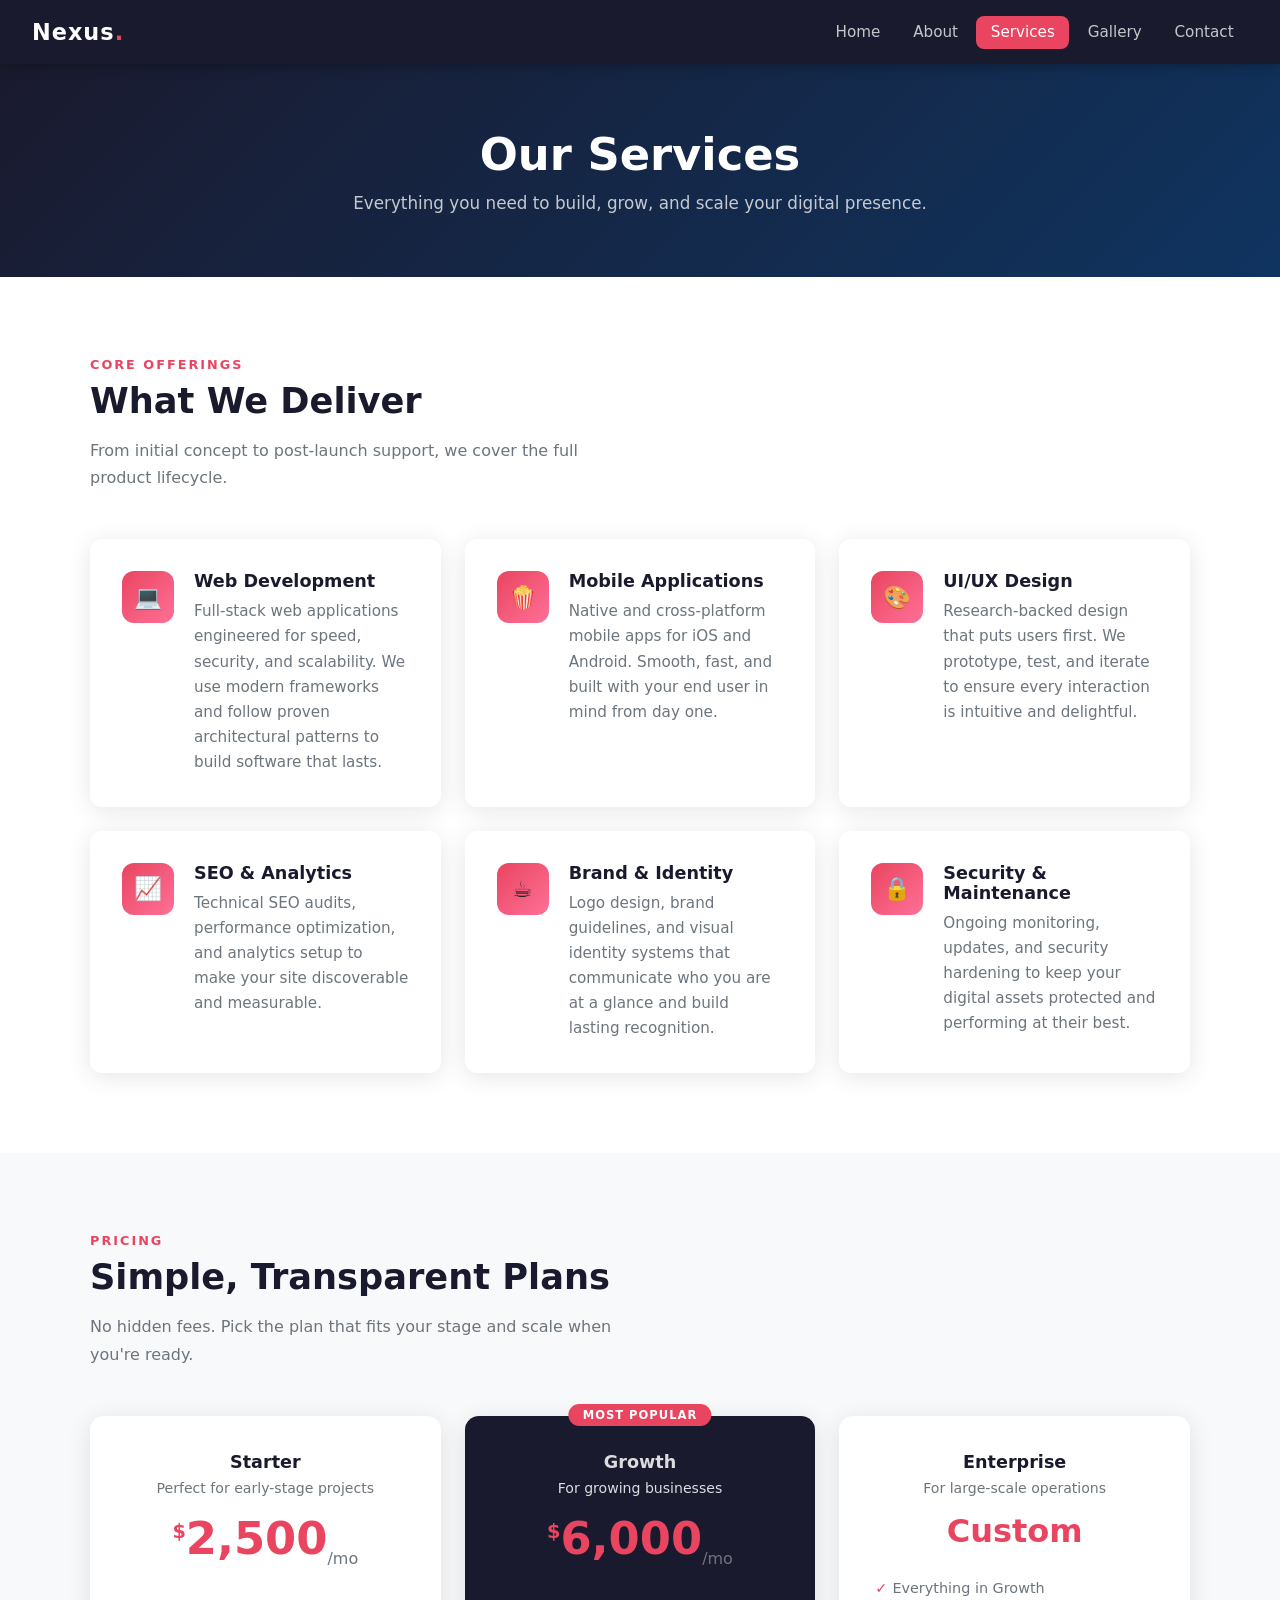
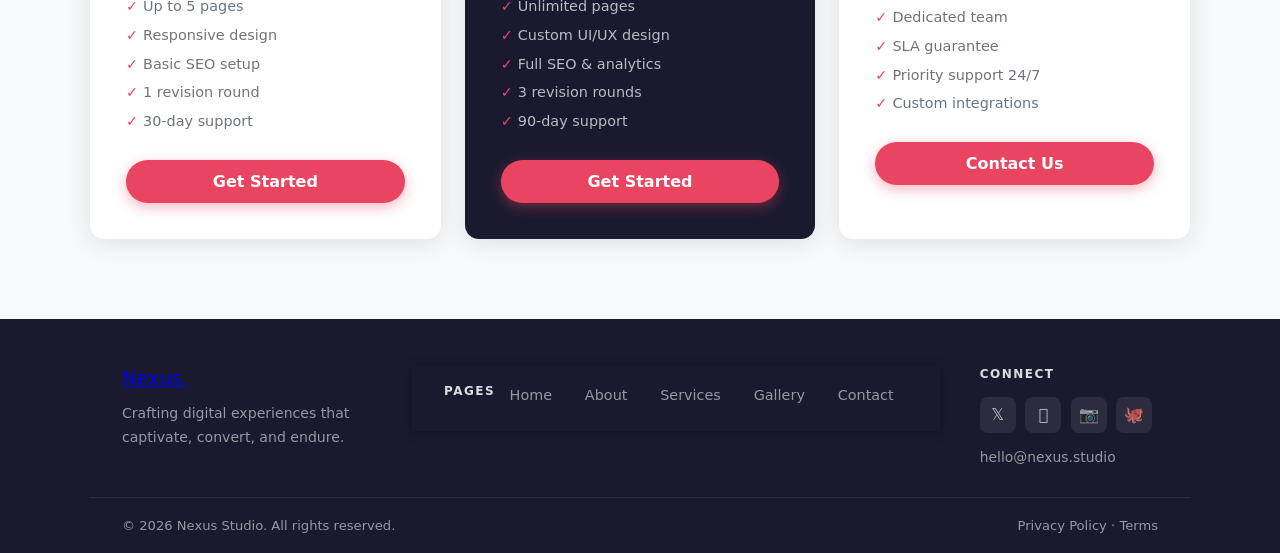
<file: services.html>
<!DOCTYPE html>
<html lang="en">
<head>
  <meta charset="UTF-8">
  <meta name="viewport" content="width=device-width, initial-scale=1.0">
  <title>Nexus Studio &mdash; Services</title>
  <link rel="stylesheet" href="styles.css">
</head>
<body>

<nav>
  <a href="index.html" class="logo">Nexus<span>.</span></a>
  <ul>
    <li><a href="index.html">Home</a></li>
    <li><a href="about.html">About</a></li>
    <li><a href="services.html" class="active">Services</a></li>
    <li><a href="gallery.html">Gallery</a></li>
    <li><a href="contact.html">Contact</a></li>
  </ul>
</nav>

<div class="page-header">
  <h1>Our Services</h1>
  <p>Everything you need to build, grow, and scale your digital presence.</p>
</div>

<section class="section section-alt">
  <div class="container">
    <div class="section-label">Core Offerings</div>
    <h2 class="section-title">What We Deliver</h2>
    <p class="section-sub">From initial concept to post-launch support, we cover the full product lifecycle.</p>
    <div class="grid-2">
      <div class="card" style="display:flex;gap:1.25rem;align-items:flex-start;">
        <div class="card-icon" style="flex-shrink:0;">&#128187;</div>
        <div>
          <h3>Web Development</h3>
          <p>Full-stack web applications engineered for speed, security, and scalability. We use modern frameworks and follow proven architectural patterns to build software that lasts.</p>
        </div>
      </div>
      <div class="card" style="display:flex;gap:1.25rem;align-items:flex-start;">
        <div class="card-icon" style="flex-shrink:0;">&#127871;</div>
        <div>
          <h3>Mobile Applications</h3>
          <p>Native and cross-platform mobile apps for iOS and Android. Smooth, fast, and built with your end user in mind from day one.</p>
        </div>
      </div>
      <div class="card" style="display:flex;gap:1.25rem;align-items:flex-start;">
        <div class="card-icon" style="flex-shrink:0;">&#127912;</div>
        <div>
          <h3>UI/UX Design</h3>
          <p>Research-backed design that puts users first. We prototype, test, and iterate to ensure every interaction is intuitive and delightful.</p>
        </div>
      </div>
      <div class="card" style="display:flex;gap:1.25rem;align-items:flex-start;">
        <div class="card-icon" style="flex-shrink:0;">&#128200;</div>
        <div>
          <h3>SEO &amp; Analytics</h3>
          <p>Technical SEO audits, performance optimization, and analytics setup to make your site discoverable and measurable.</p>
        </div>
      </div>
      <div class="card" style="display:flex;gap:1.25rem;align-items:flex-start;">
        <div class="card-icon" style="flex-shrink:0;">&#9749;</div>
        <div>
          <h3>Brand &amp; Identity</h3>
          <p>Logo design, brand guidelines, and visual identity systems that communicate who you are at a glance and build lasting recognition.</p>
        </div>
      </div>
      <div class="card" style="display:flex;gap:1.25rem;align-items:flex-start;">
        <div class="card-icon" style="flex-shrink:0;">&#128274;</div>
        <div>
          <h3>Security &amp; Maintenance</h3>
          <p>Ongoing monitoring, updates, and security hardening to keep your digital assets protected and performing at their best.</p>
        </div>
      </div>
    </div>
  </div>
</section>

<section class="section">
  <div class="container">
    <div class="section-label">Pricing</div>
    <h2 class="section-title">Simple, Transparent Plans</h2>
    <p class="section-sub">No hidden fees. Pick the plan that fits your stage and scale when you're ready.</p>
    <div class="grid-3">
      <div class="price-card">
        <h3 style="font-size:1.1rem;color:#1a1a2e;margin-bottom:0.5rem;">Starter</h3>
        <p style="color:#6c757d;font-size:0.88rem;margin-bottom:1rem;">Perfect for early-stage projects</p>
        <div class="price"><sup>$</sup>2,500<sub>/mo</sub></div>
        <ul>
          <li>Up to 5 pages</li>
          <li>Responsive design</li>
          <li>Basic SEO setup</li>
          <li>1 revision round</li>
          <li>30-day support</li>
        </ul>
        <a href="contact.html" class="btn" style="width:100%;text-align:center;">Get Started</a>
      </div>
      <div class="price-card featured">
        <div class="badge">Most Popular</div>
        <h3 style="font-size:1.1rem;margin-bottom:0.5rem;">Growth</h3>
        <p style="font-size:0.88rem;margin-bottom:1rem;">For growing businesses</p>
        <div class="price"><sup>$</sup>6,000<sub>/mo</sub></div>
        <ul>
          <li>Unlimited pages</li>
          <li>Custom UI/UX design</li>
          <li>Full SEO &amp; analytics</li>
          <li>3 revision rounds</li>
          <li>90-day support</li>
        </ul>
        <a href="contact.html" class="btn" style="width:100%;text-align:center;">Get Started</a>
      </div>
      <div class="price-card">
        <h3 style="font-size:1.1rem;color:#1a1a2e;margin-bottom:0.5rem;">Enterprise</h3>
        <p style="color:#6c757d;font-size:0.88rem;margin-bottom:1rem;">For large-scale operations</p>
        <div class="price" style="font-size:2rem;">Custom</div>
        <ul>
          <li>Everything in Growth</li>
          <li>Dedicated team</li>
          <li>SLA guarantee</li>
          <li>Priority support 24/7</li>
          <li>Custom integrations</li>
        </ul>
        <a href="contact.html" class="btn" style="width:100%;text-align:center;">Contact Us</a>
      </div>
    </div>
  </div>
</section>

<footer>
  <div class="footer-inner">
    <div class="footer-brand">
      <a href="index.html" class="logo" style="font-size:1.2rem;">Nexus<span>.</span></a>
      <p>Crafting digital experiences that<br>captivate, convert, and endure.</p>
    </div>
    <nav class="footer-nav">
      <h4>Pages</h4>
      <ul>
        <li><a href="index.html">Home</a></li>
        <li><a href="about.html">About</a></li>
        <li><a href="services.html">Services</a></li>
        <li><a href="gallery.html">Gallery</a></li>
        <li><a href="contact.html">Contact</a></li>
      </ul>
    </nav>
    <div class="footer-social">
      <h4>Connect</h4>
      <div class="social-links">
        <a href="#" class="social-link" aria-label="Twitter">&#120143;</a>
        <a href="#" class="social-link" aria-label="LinkedIn">&#120145;</a>
        <a href="#" class="social-link" aria-label="Instagram">&#128247;</a>
        <a href="#" class="social-link" aria-label="GitHub">&#128025;</a>
      </div>
      <p class="footer-contact"><a href="mailto:hello@nexus.studio">hello@nexus.studio</a></p>
    </div>
  </div>
  <div class="footer-bottom">
    <span>&copy; 2026 Nexus Studio. All rights reserved.</span>
    <span><a href="#">Privacy Policy</a> &middot; <a href="#">Terms</a></span>
  </div>
</footer>

</body>
</html>
</file>
<file: styles.css>
*, *::before, *::after { box-sizing: border-box; margin: 0; padding: 0; }

:root {
  --primary: #1a1a2e;
  --accent: #e94560;
  --accent2: #0f3460;
  --light: #f8f9fa;
  --muted: #6c757d;
  --white: #ffffff;
  --radius: 8px;
  --shadow: 0 4px 24px rgba(0,0,0,0.10);
}

body {
  font-family: 'Segoe UI', system-ui, sans-serif;
  background: var(--light);
  color: #222;
  min-height: 100vh;
  display: flex;
  flex-direction: column;
}

/* ── Nav ── */
nav {
  background: var(--primary);
  padding: 0 2rem;
  display: flex;
  align-items: center;
  justify-content: space-between;
  height: 64px;
  position: sticky;
  top: 0;
  z-index: 100;
  box-shadow: 0 2px 12px rgba(0,0,0,0.3);
}

nav .logo {
  font-size: 1.4rem;
  font-weight: 700;
  color: var(--white);
  text-decoration: none;
  letter-spacing: 1px;
}

nav .logo span { color: var(--accent); }

nav ul {
  list-style: none;
  display: flex;
  gap: 0.25rem;
}

nav ul a {
  color: rgba(255,255,255,0.75);
  text-decoration: none;
  padding: 0.45rem 0.9rem;
  border-radius: var(--radius);
  font-size: 0.95rem;
  font-weight: 500;
  transition: background 0.2s, color 0.2s;
}

nav ul a:hover,
nav ul a.active {
  background: var(--accent);
  color: var(--white);
}

/* ── Hero ── */
.hero {
  background: linear-gradient(135deg, var(--primary) 0%, var(--accent2) 100%);
  color: var(--white);
  padding: 6rem 2rem;
  text-align: center;
}

.hero h1 {
  font-size: clamp(2rem, 5vw, 3.5rem);
  font-weight: 800;
  line-height: 1.15;
  margin-bottom: 1.25rem;
}

.hero h1 em { color: var(--accent); font-style: normal; }

.hero p {
  font-size: 1.15rem;
  max-width: 560px;
  margin: 0 auto 2rem;
  opacity: 0.85;
}

.btn {
  display: inline-block;
  background: var(--accent);
  color: var(--white);
  padding: 0.75rem 2rem;
  border-radius: 50px;
  text-decoration: none;
  font-weight: 600;
  font-size: 1rem;
  transition: transform 0.15s, box-shadow 0.15s;
  box-shadow: 0 4px 14px rgba(233,69,96,0.4);
}

.btn:hover { transform: translateY(-2px); box-shadow: 0 6px 20px rgba(233,69,96,0.5); }

.btn-outline {
  background: transparent;
  border: 2px solid var(--white);
  box-shadow: none;
  margin-left: 0.75rem;
}

.btn-outline:hover { background: var(--white); color: var(--primary); box-shadow: none; }

/* ── Sections ── */
.section { padding: 5rem 2rem; }
.section-alt { background: var(--white); }

.container { max-width: 1100px; margin: 0 auto; }

.section-label {
  font-size: 0.8rem;
  font-weight: 700;
  letter-spacing: 2px;
  text-transform: uppercase;
  color: var(--accent);
  margin-bottom: 0.5rem;
}

.section-title {
  font-size: clamp(1.6rem, 3vw, 2.2rem);
  font-weight: 800;
  margin-bottom: 1rem;
  color: var(--primary);
}

.section-sub {
  color: var(--muted);
  max-width: 540px;
  margin-bottom: 3rem;
  line-height: 1.7;
}

/* ── Cards ── */
.grid-3 { display: grid; grid-template-columns: repeat(auto-fit, minmax(280px, 1fr)); gap: 1.5rem; }
.grid-2 { display: grid; grid-template-columns: repeat(auto-fit, minmax(320px, 1fr)); gap: 1.5rem; }

.card {
  background: var(--white);
  border-radius: 12px;
  padding: 2rem;
  box-shadow: var(--shadow);
  transition: transform 0.2s, box-shadow 0.2s;
}

.card:hover { transform: translateY(-4px); box-shadow: 0 8px 32px rgba(0,0,0,0.13); }

.card-icon {
  width: 52px;
  height: 52px;
  background: linear-gradient(135deg, var(--accent), #ff7096);
  border-radius: 12px;
  display: flex;
  align-items: center;
  justify-content: center;
  font-size: 1.4rem;
  margin-bottom: 1.25rem;
}

.card h3 { font-size: 1.1rem; font-weight: 700; margin-bottom: 0.5rem; color: var(--primary); }
.card p  { color: var(--muted); line-height: 1.65; font-size: 0.95rem; }

/* ── Stats ── */
.stats {
  background: var(--primary);
  color: var(--white);
  padding: 3.5rem 2rem;
}

.stats .container {
  display: grid;
  grid-template-columns: repeat(auto-fit, minmax(140px, 1fr));
  gap: 2rem;
  text-align: center;
}

.stat-num { font-size: 2.4rem; font-weight: 800; color: var(--accent); }
.stat-label { font-size: 0.85rem; opacity: 0.7; margin-top: 0.25rem; text-transform: uppercase; letter-spacing: 1px; }

/* ── Gallery Grid ── */
.gallery-grid {
  display: grid;
  grid-template-columns: repeat(auto-fill, minmax(260px, 1fr));
  gap: 1rem;
}

.gallery-item {
  border-radius: 10px;
  overflow: hidden;
  position: relative;
  aspect-ratio: 4/3;
  cursor: pointer;
}

.gallery-item .placeholder {
  width: 100%;
  height: 100%;
  display: flex;
  flex-direction: column;
  align-items: center;
  justify-content: center;
  font-size: 2.5rem;
  font-weight: 700;
  color: rgba(255,255,255,0.9);
  transition: transform 0.3s;
}

.gallery-item:hover .placeholder { transform: scale(1.05); }

.gallery-item .overlay {
  position: absolute;
  inset: 0;
  background: rgba(0,0,0,0.45);
  display: flex;
  align-items: flex-end;
  padding: 1rem;
  opacity: 0;
  transition: opacity 0.25s;
}

.gallery-item:hover .overlay { opacity: 1; }
.overlay span { color: var(--white); font-weight: 600; font-size: 0.9rem; }

/* ── Contact Form ── */
.contact-wrap {
  display: grid;
  grid-template-columns: 1fr 1.4fr;
  gap: 3rem;
  align-items: start;
}

@media (max-width: 720px) { .contact-wrap { grid-template-columns: 1fr; } }

.contact-info h3 { font-size: 1.2rem; color: var(--primary); margin-bottom: 0.5rem; }
.contact-info p  { color: var(--muted); line-height: 1.7; margin-bottom: 1.5rem; }

.contact-detail {
  display: flex;
  align-items: center;
  gap: 0.75rem;
  margin-bottom: 1rem;
  color: var(--muted);
  font-size: 0.95rem;
}

.contact-detail .icon {
  width: 36px; height: 36px;
  background: linear-gradient(135deg, var(--accent), #ff7096);
  border-radius: 8px;
  display: flex; align-items: center; justify-content: center;
  color: var(--white); font-size: 1rem; flex-shrink: 0;
}

form { display: flex; flex-direction: column; gap: 1rem; }

.form-row { display: grid; grid-template-columns: 1fr 1fr; gap: 1rem; }
@media (max-width: 500px) { .form-row { grid-template-columns: 1fr; } }

label { font-size: 0.85rem; font-weight: 600; color: var(--primary); margin-bottom: 0.25rem; display: block; }

input, textarea, select {
  width: 100%;
  padding: 0.7rem 1rem;
  border: 1.5px solid #dde1e7;
  border-radius: var(--radius);
  font-size: 0.95rem;
  font-family: inherit;
  background: var(--white);
  color: #222;
  transition: border-color 0.2s, box-shadow 0.2s;
  outline: none;
}

input:focus, textarea:focus, select:focus {
  border-color: var(--accent);
  box-shadow: 0 0 0 3px rgba(233,69,96,0.12);
}

textarea { resize: vertical; min-height: 130px; }

/* ── About ── */
.about-grid {
  display: grid;
  grid-template-columns: 1fr 1fr;
  gap: 4rem;
  align-items: center;
}

@media (max-width: 720px) { .about-grid { grid-template-columns: 1fr; gap: 2rem; } }

.about-visual {
  border-radius: 16px;
  overflow: hidden;
  box-shadow: var(--shadow);
  background: linear-gradient(135deg, var(--primary), var(--accent2));
  aspect-ratio: 4/3;
  display: flex;
  align-items: center;
  justify-content: center;
  font-size: 6rem;
}

.team-grid { display: grid; grid-template-columns: repeat(auto-fill, minmax(200px, 1fr)); gap: 1.5rem; margin-top: 3rem; }

.team-card {
  background: var(--white);
  border-radius: 12px;
  padding: 1.5rem;
  text-align: center;
  box-shadow: var(--shadow);
  transition: transform 0.2s;
}

.team-card:hover { transform: translateY(-4px); }

.avatar {
  width: 72px; height: 72px;
  border-radius: 50%;
  background: linear-gradient(135deg, var(--accent), #ff7096);
  display: flex; align-items: center; justify-content: center;
  font-size: 1.8rem;
  margin: 0 auto 1rem;
}

.team-card h4 { font-size: 1rem; color: var(--primary); margin-bottom: 0.25rem; }
.team-card p  { font-size: 0.82rem; color: var(--muted); }

/* ── Page Header ── */
.page-header {
  background: linear-gradient(135deg, var(--primary), var(--accent2));
  color: var(--white);
  padding: 4rem 2rem;
  text-align: center;
}

.page-header h1 { font-size: clamp(1.8rem, 4vw, 2.8rem); font-weight: 800; margin-bottom: 0.75rem; }
.page-header p  { opacity: 0.75; font-size: 1.05rem; }

/* ── Pricing ── */
.price-card {
  border-radius: 14px;
  padding: 2.25rem;
  box-shadow: var(--shadow);
  background: var(--white);
  text-align: center;
  position: relative;
  transition: transform 0.2s;
}

.price-card:hover { transform: translateY(-4px); }
.price-card.featured { background: var(--primary); color: var(--white); }
.price-card.featured h3, .price-card.featured p { color: rgba(255,255,255,0.85); }

.badge {
  position: absolute;
  top: -12px; left: 50%; transform: translateX(-50%);
  background: var(--accent);
  color: var(--white);
  font-size: 0.72rem;
  font-weight: 700;
  letter-spacing: 1px;
  text-transform: uppercase;
  padding: 0.25rem 0.9rem;
  border-radius: 50px;
}

.price { font-size: 2.8rem; font-weight: 800; color: var(--accent); }
.price sup { font-size: 1.2rem; vertical-align: top; margin-top: 0.5rem; display: inline-block; }
.price sub { font-size: 1rem; color: var(--muted); font-weight: 400; }

.price-card ul { list-style: none; margin: 1.5rem 0; text-align: left; }
.price-card ul li { padding: 0.4rem 0; font-size: 0.9rem; color: var(--muted); }
.price-card.featured ul li { color: rgba(255,255,255,0.7); }
.price-card ul li::before { content: "✓  "; color: var(--accent); font-weight: 700; }

/* ── FAQ Accordion ── */
.faq-categories {
  display: flex;
  flex-wrap: wrap;
  gap: 0.5rem;
  margin-bottom: 3rem;
}

.faq-tab {
  padding: 0.45rem 1.1rem;
  border-radius: 50px;
  border: 1.5px solid #dde1e7;
  background: var(--white);
  color: var(--muted);
  font-size: 0.88rem;
  font-weight: 600;
  cursor: pointer;
  transition: all 0.2s;
  font-family: inherit;
}

.faq-tab:hover,
.faq-tab.active {
  background: var(--accent);
  border-color: var(--accent);
  color: var(--white);
}

.faq-group { margin-bottom: 3rem; }

.faq-group-title {
  font-size: 0.75rem;
  font-weight: 700;
  letter-spacing: 2px;
  text-transform: uppercase;
  color: var(--accent);
  margin-bottom: 1rem;
  padding-bottom: 0.5rem;
  border-bottom: 2px solid #f0f0f0;
}

details.faq-item {
  border: 1.5px solid #e8eaed;
  border-radius: 10px;
  margin-bottom: 0.6rem;
  background: var(--white);
  overflow: hidden;
  transition: box-shadow 0.2s;
}

details.faq-item[open] {
  box-shadow: var(--shadow);
  border-color: rgba(233,69,96,0.25);
}

details.faq-item summary {
  list-style: none;
  padding: 1.1rem 1.4rem;
  font-weight: 600;
  font-size: 0.97rem;
  color: var(--primary);
  cursor: pointer;
  display: flex;
  justify-content: space-between;
  align-items: center;
  gap: 1rem;
  user-select: none;
}

details.faq-item summary::-webkit-details-marker { display: none; }

details.faq-item summary::after {
  content: "+";
  font-size: 1.3rem;
  font-weight: 300;
  color: var(--accent);
  flex-shrink: 0;
  transition: transform 0.25s;
  line-height: 1;
}

details.faq-item[open] summary::after {
  transform: rotate(45deg);
}

.faq-answer {
  padding: 0 1.4rem 1.25rem;
  color: var(--muted);
  line-height: 1.75;
  font-size: 0.94rem;
}

.faq-answer p + p { margin-top: 0.75rem; }

.faq-answer a { color: var(--accent); text-decoration: underline; text-underline-offset: 3px; }

/* ── Pricing Toggle ── */
.pricing-toggle {
  display: flex;
  align-items: center;
  justify-content: center;
  gap: 1rem;
  margin-bottom: 3rem;
}

.toggle-label {
  font-size: 0.95rem;
  font-weight: 600;
  color: var(--muted);
  transition: color 0.2s;
}

.toggle-label.active { color: var(--primary); }

.toggle-switch {
  position: relative;
  width: 52px;
  height: 28px;
  background: var(--accent);
  border-radius: 50px;
  cursor: pointer;
  border: none;
  outline: none;
  transition: background 0.2s;
  flex-shrink: 0;
}

.toggle-switch::after {
  content: "";
  position: absolute;
  top: 3px;
  left: 3px;
  width: 22px;
  height: 22px;
  background: var(--white);
  border-radius: 50%;
  transition: transform 0.25s;
  box-shadow: 0 1px 4px rgba(0,0,0,0.2);
}

.toggle-switch.annual::after { transform: translateX(24px); }

.save-badge {
  font-size: 0.72rem;
  font-weight: 700;
  background: #d4edda;
  color: #155724;
  padding: 0.2rem 0.6rem;
  border-radius: 50px;
  letter-spacing: 0.5px;
}

/* ── Comparison Table ── */
.compare-wrap {
  overflow-x: auto;
  border-radius: 12px;
  box-shadow: var(--shadow);
}

table.compare {
  width: 100%;
  border-collapse: collapse;
  background: var(--white);
  font-size: 0.92rem;
}

table.compare th,
table.compare td {
  padding: 1rem 1.25rem;
  text-align: center;
  border-bottom: 1px solid #f0f0f0;
}

table.compare th {
  background: var(--primary);
  color: var(--white);
  font-weight: 700;
  font-size: 0.88rem;
}

table.compare th:first-child,
table.compare td:first-child {
  text-align: left;
  font-weight: 600;
  color: var(--primary);
}

table.compare th:first-child { color: rgba(255,255,255,0.7); font-weight: 500; }

table.compare tbody tr:last-child td { border-bottom: none; }

table.compare tbody tr:hover td { background: #fafafa; }

table.compare td.check { color: #28a745; font-size: 1.1rem; }
table.compare td.cross { color: #ccc; font-size: 1.1rem; }
table.compare td.featured-col { background: rgba(233,69,96,0.04); }

table.compare .section-row td {
  background: #f8f9fa;
  font-size: 0.75rem;
  font-weight: 700;
  letter-spacing: 1.5px;
  text-transform: uppercase;
  color: var(--muted);
  padding: 0.6rem 1.25rem;
}

table.compare .plan-name {
  font-size: 1rem;
  font-weight: 800;
  display: block;
  margin-bottom: 0.2rem;
}

table.compare .plan-price {
  font-size: 0.8rem;
  color: var(--accent);
  font-weight: 600;
}

/* ── Testimonial ── */
.testimonial-grid {
  display: grid;
  grid-template-columns: repeat(auto-fit, minmax(280px, 1fr));
  gap: 1.5rem;
}

.testimonial-card {
  background: var(--white);
  border-radius: 12px;
  padding: 1.75rem;
  box-shadow: var(--shadow);
  position: relative;
}

.testimonial-card::before {
  content: "\201C";
  font-size: 4rem;
  color: var(--accent);
  opacity: 0.2;
  position: absolute;
  top: 0.5rem;
  left: 1.25rem;
  line-height: 1;
  font-family: Georgia, serif;
}

.testimonial-card p {
  color: var(--muted);
  line-height: 1.7;
  font-size: 0.94rem;
  margin-bottom: 1.25rem;
}

.testimonial-author {
  display: flex;
  align-items: center;
  gap: 0.75rem;
}

.testimonial-author .avatar-sm {
  width: 40px; height: 40px;
  border-radius: 50%;
  background: linear-gradient(135deg, var(--accent), #ff7096);
  display: flex; align-items: center; justify-content: center;
  font-size: 1.1rem;
  flex-shrink: 0;
}

.testimonial-author strong { font-size: 0.9rem; color: var(--primary); display: block; }
.testimonial-author span   { font-size: 0.78rem; color: var(--muted); }

/* ── CTA Banner ── */
.cta-banner {
  background: linear-gradient(135deg, var(--accent), #c0392b);
  color: var(--white);
  padding: 4rem 2rem;
  text-align: center;
}

.cta-banner h2 { font-size: clamp(1.5rem, 3vw, 2rem); font-weight: 800; margin-bottom: 0.75rem; }
.cta-banner p  { opacity: 0.85; margin-bottom: 2rem; font-size: 1.05rem; }

.btn-white {
  background: var(--white);
  color: var(--accent);
  box-shadow: 0 4px 14px rgba(0,0,0,0.15);
}

.btn-white:hover { box-shadow: 0 6px 20px rgba(0,0,0,0.2); }

/* ── Footer ── */
footer {
  background: var(--primary);
  color: rgba(255,255,255,0.55);
  font-size: 0.87rem;
  margin-top: auto;
}

.footer-inner {
  max-width: 1100px;
  margin: 0 auto;
  padding: 3rem 2rem 2rem;
  display: grid;
  grid-template-columns: 1.4fr 1fr 1fr;
  gap: 2.5rem;
}

@media (max-width: 720px) {
  .footer-inner { grid-template-columns: 1fr; gap: 2rem; }
}

.footer-brand .logo { display: inline-block; margin-bottom: 0.75rem; }
.footer-brand p { line-height: 1.7; font-size: 0.88rem; }

.footer-nav h4,
.footer-social h4 {
  font-size: 0.75rem;
  font-weight: 700;
  letter-spacing: 1.5px;
  text-transform: uppercase;
  color: rgba(255,255,255,0.85);
  margin-bottom: 1rem;
}

.footer-nav ul { list-style: none; }
.footer-nav ul li { margin-bottom: 0.5rem; }
.footer-nav ul a {
  color: rgba(255,255,255,0.55);
  text-decoration: none;
  font-size: 0.9rem;
  transition: color 0.2s;
}
.footer-nav ul a:hover { color: var(--accent); }

.social-links { display: flex; gap: 0.6rem; margin-bottom: 1rem; flex-wrap: wrap; }

.social-link {
  width: 36px; height: 36px;
  border-radius: 8px;
  background: rgba(255,255,255,0.08);
  display: flex; align-items: center; justify-content: center;
  color: rgba(255,255,255,0.7);
  text-decoration: none;
  font-size: 1rem;
  transition: background 0.2s, color 0.2s;
}
.social-link:hover { background: var(--accent); color: var(--white); }

.footer-contact { margin-top: 0.25rem; }
.footer-contact a { color: rgba(255,255,255,0.55); text-decoration: none; transition: color 0.2s; }
.footer-contact a:hover { color: var(--accent); }

.footer-bottom {
  border-top: 1px solid rgba(255,255,255,0.08);
  max-width: 1100px;
  margin: 0 auto;
  padding: 1.25rem 2rem;
  display: flex;
  justify-content: space-between;
  align-items: center;
  flex-wrap: wrap;
  gap: 0.5rem;
  font-size: 0.82rem;
}

.footer-bottom a { color: rgba(255,255,255,0.55); text-decoration: none; transition: color 0.2s; }
.footer-bottom a:hover { color: var(--accent); }
</file>
